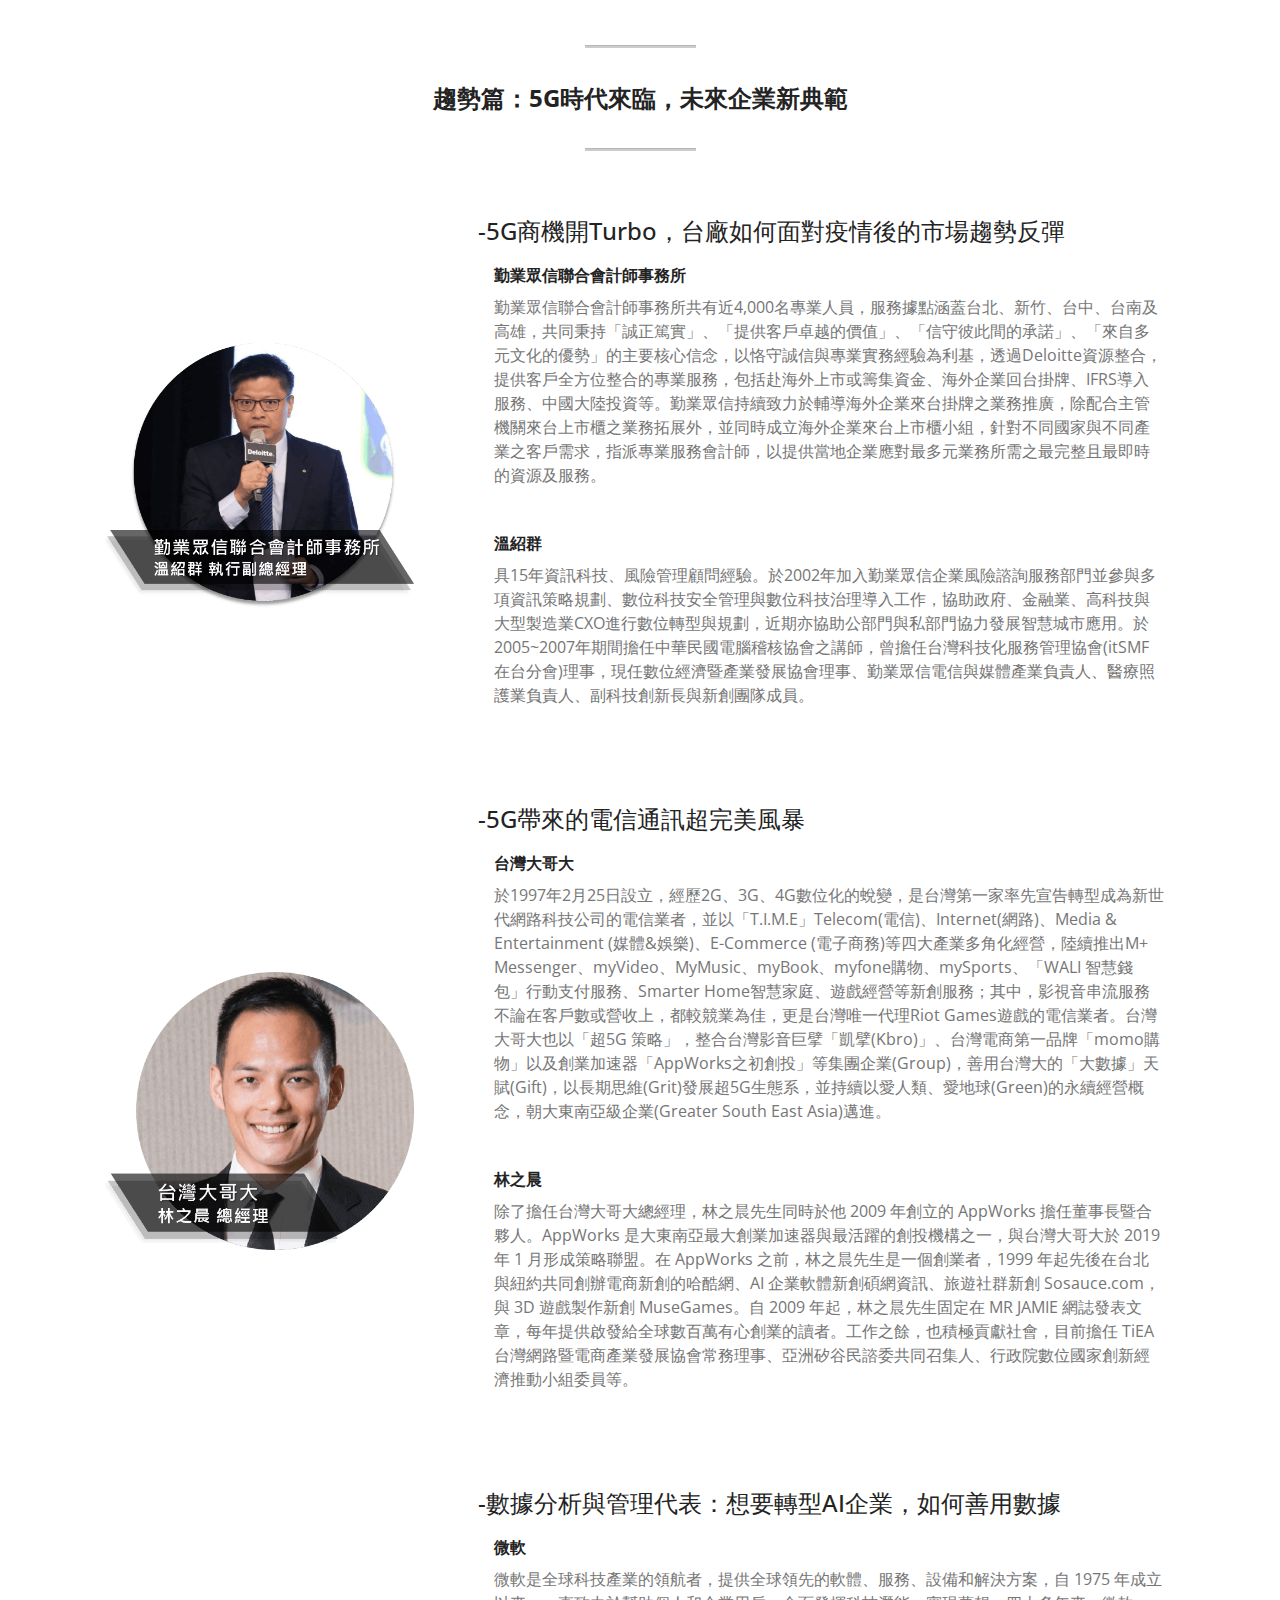
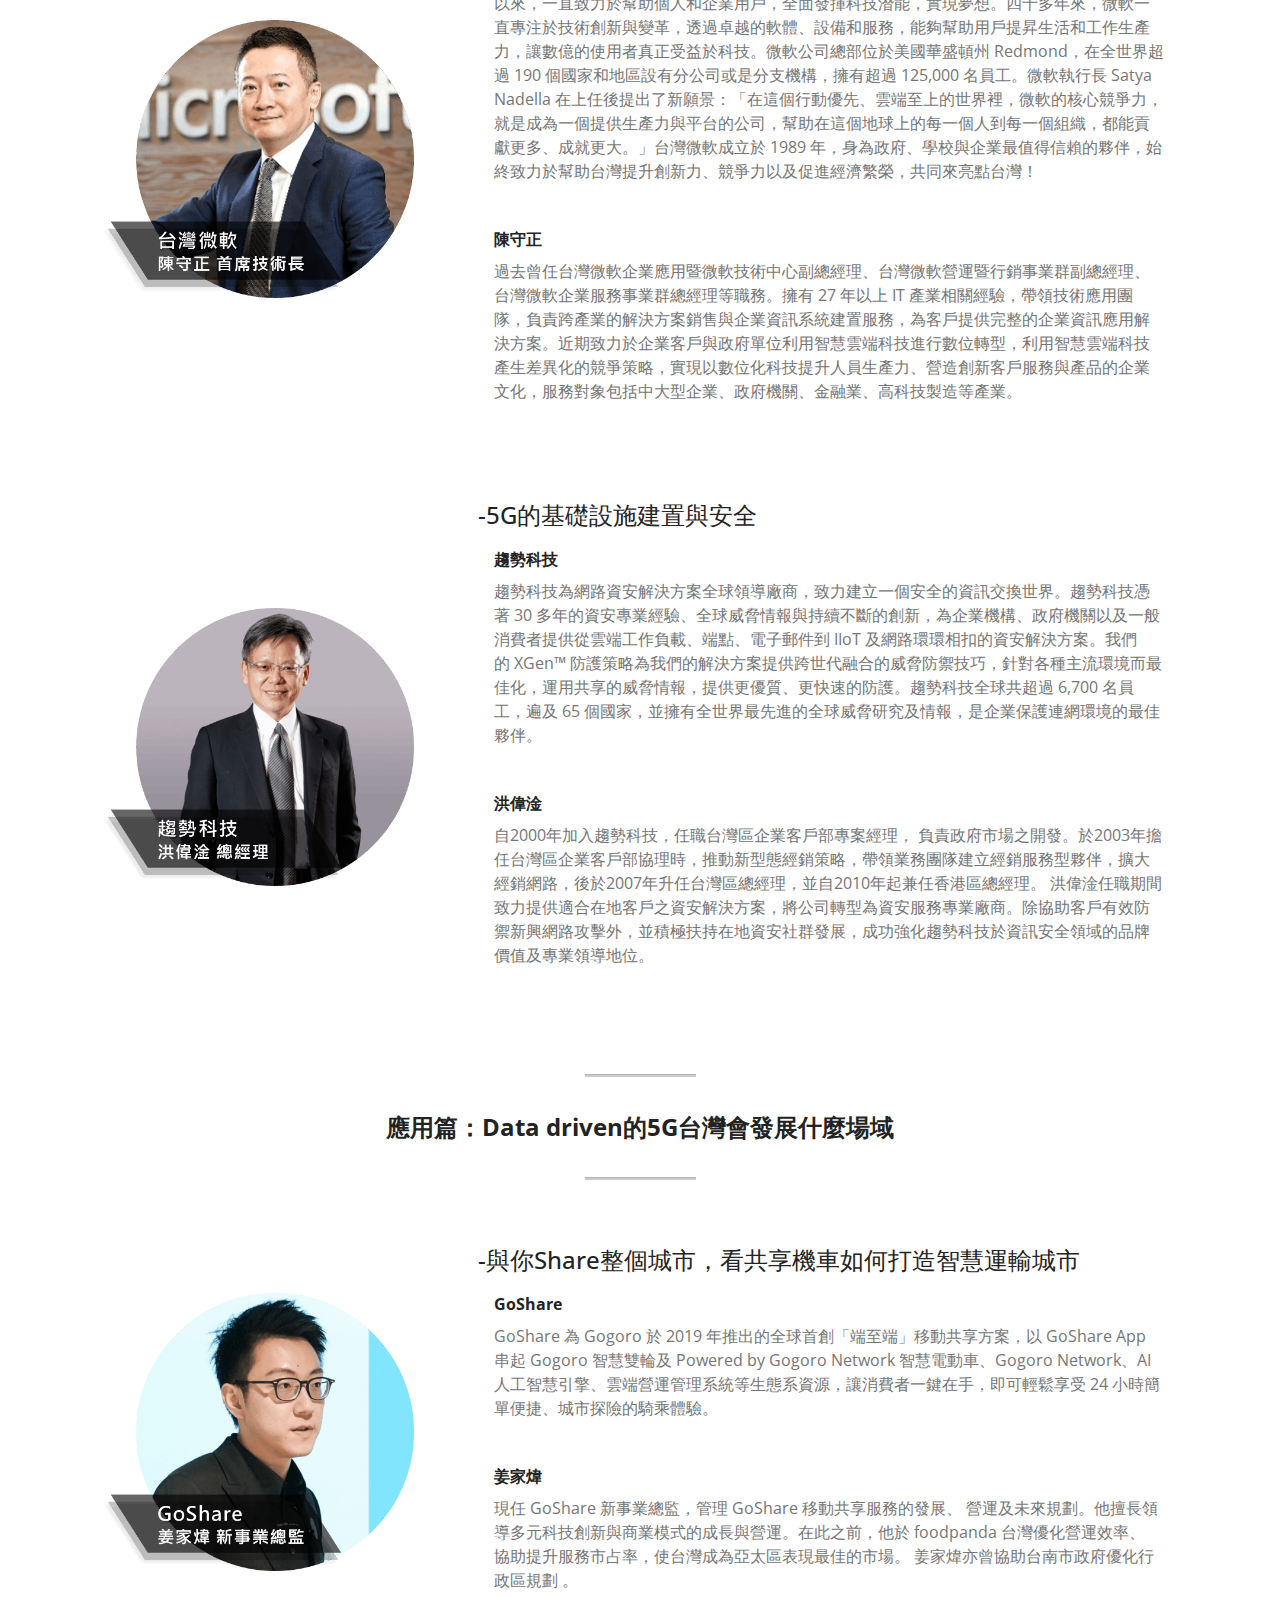
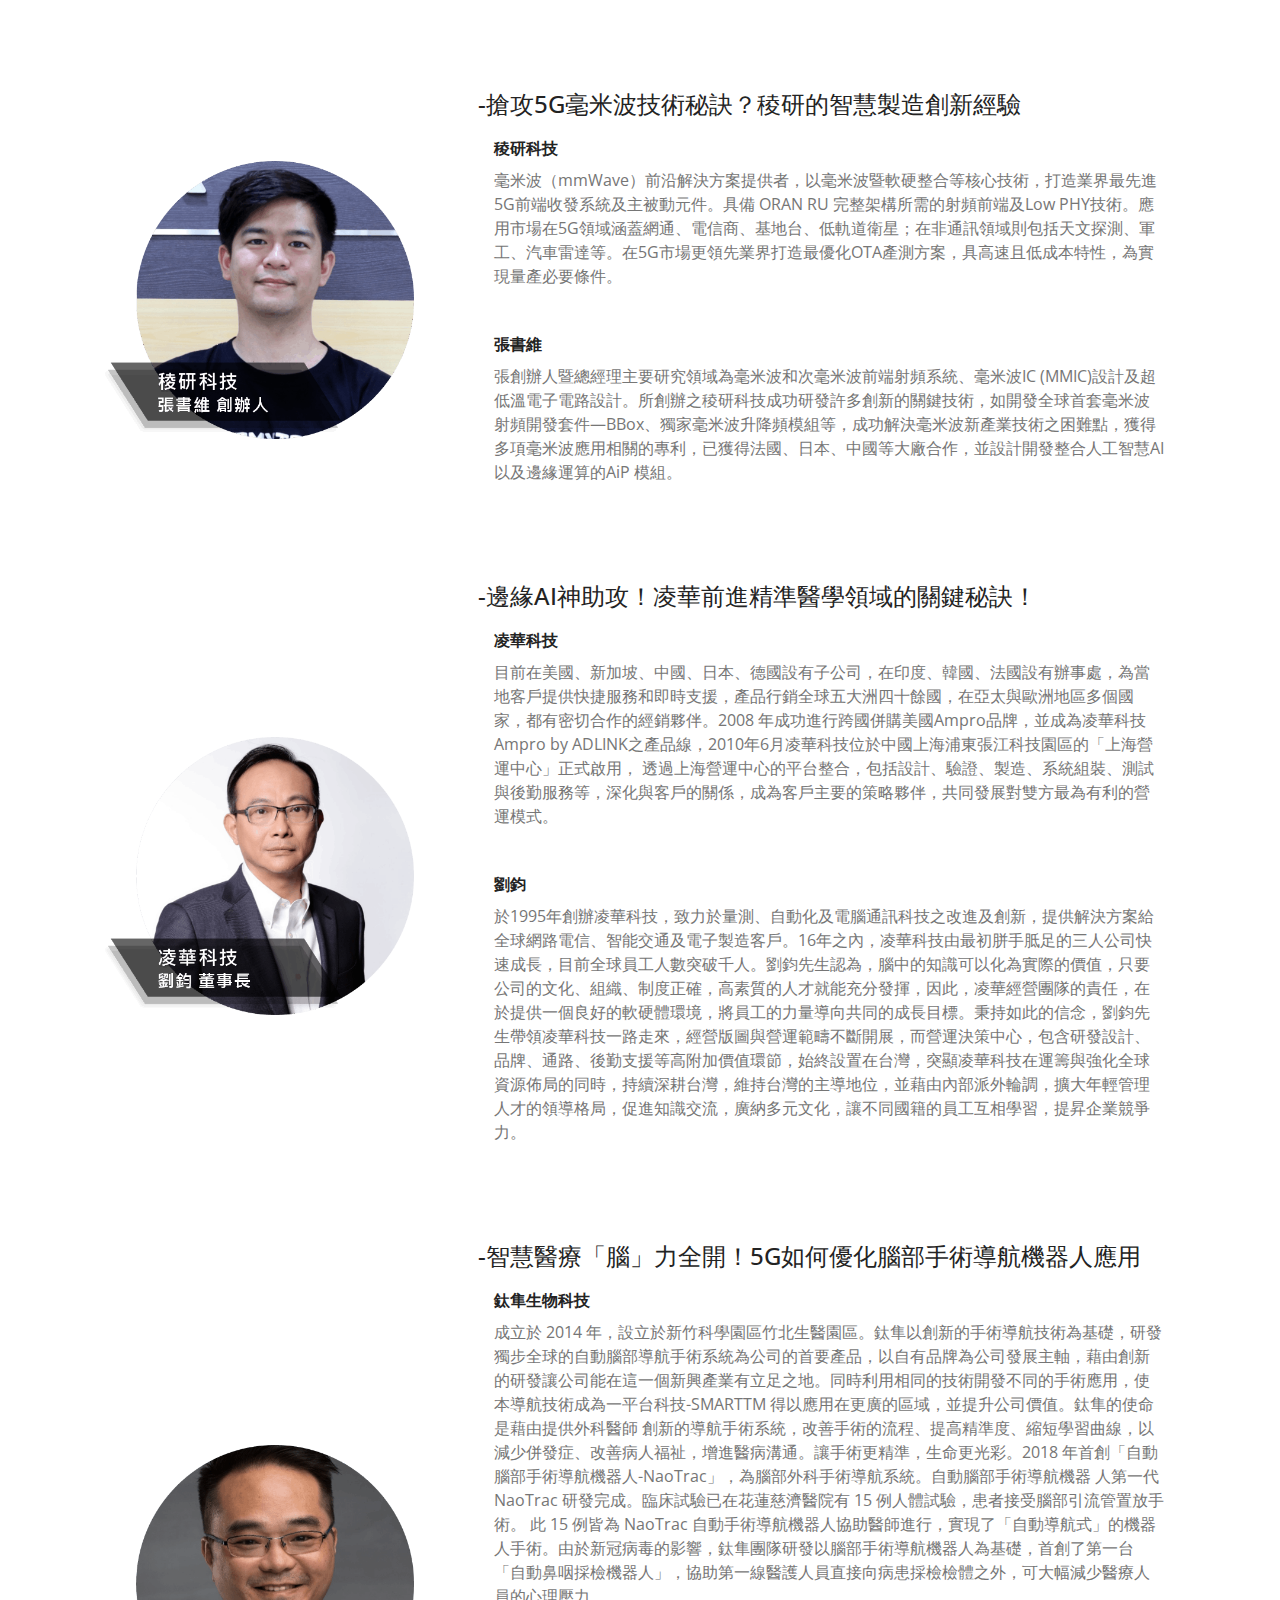
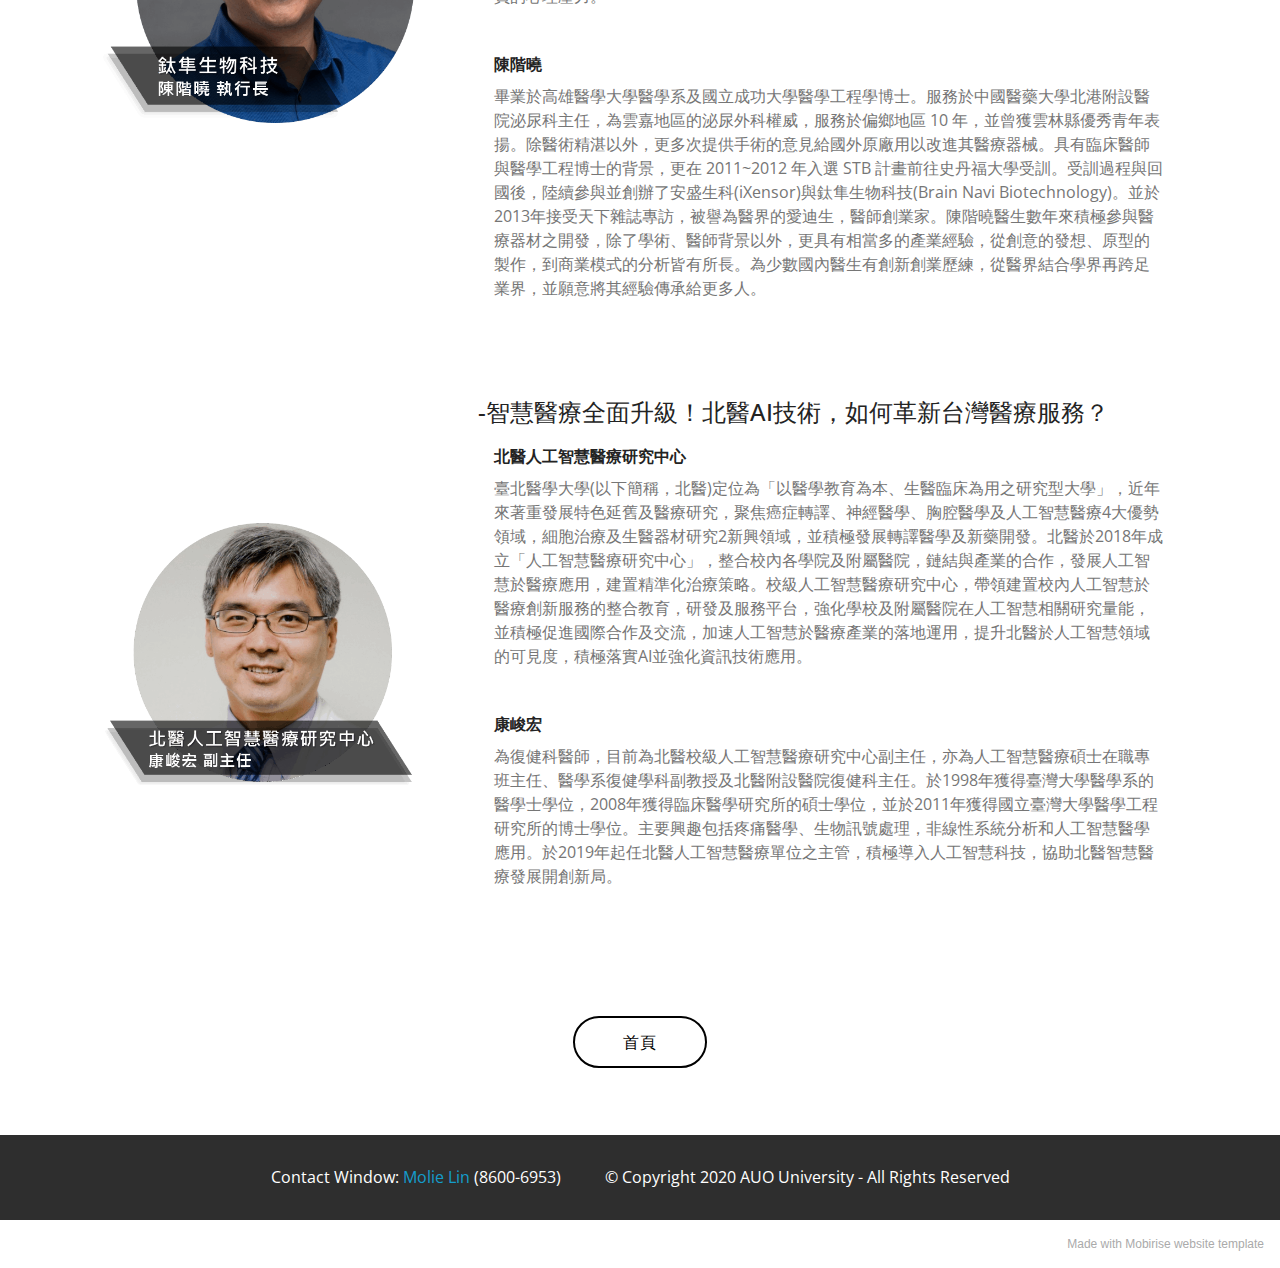
<file: page2.html>
<!DOCTYPE html>
<html  >
<head>
  <!-- Site made with Mobirise Website Builder v5.3.5, https://mobirise.com -->
  <meta charset="UTF-8">
  <meta http-equiv="X-UA-Compatible" content="IE=edge">
  <meta name="generator" content="Mobirise v5.3.5, mobirise.com">
  <meta name="viewport" content="width=device-width, initial-scale=1, minimum-scale=1">
  <link rel="shortcut icon" href="assets/images/logo5.png" type="image/x-icon">
  <meta name="description" content="Web Maker Description">
  
  
  <title>出席講者</title>
  <link rel="stylesheet" href="assets/web/assets/mobirise-icons/mobirise-icons.css">
  <link rel="stylesheet" href="assets/bootstrap/css/bootstrap.min.css">
  <link rel="stylesheet" href="assets/bootstrap/css/bootstrap-grid.min.css">
  <link rel="stylesheet" href="assets/bootstrap/css/bootstrap-reboot.min.css">
  <link rel="stylesheet" href="assets/tether/tether.min.css">
  <link rel="stylesheet" href="assets/theme/css/style.css">
  <link rel="preload" href="https://fonts.googleapis.com/css?family=Open+Sans:300,300i,400,400i,600,600i,700,700i,800,800i&display=swap" as="style" onload="this.onload=null;this.rel='stylesheet'">
  <noscript><link rel="stylesheet" href="https://fonts.googleapis.com/css?family=Open+Sans:300,300i,400,400i,600,600i,700,700i,800,800i&display=swap"></noscript>
  <link rel="preload" as="style" href="assets/mobirise/css/mbr-additional.css"><link rel="stylesheet" href="assets/mobirise/css/mbr-additional.css" type="text/css">
  
  
  
  
</head>
<body>
  
  <section class="mbr-section article content9 cid-s5ZOPiT1JM" id="content9-4i">
    
     

    <div class="container">
        <div class="inner-container" style="width: 100%;">
            <hr class="line" style="width: 10%;">
            <div class="section-text align-center mbr-fonts-style display-5"><strong>
                    趨勢篇：5G時代來臨，未來企業新典範
                </strong></div>
            <hr class="line" style="width: 10%;">
        </div>
        </div>
</section>

<section class="features11 cid-s5ZOPjdxw5" id="features11-4j">

    

    

    <div class="container">   
        <div class="col-md-12">
            <div class="media-container-row">
                <div class="mbr-figure m-auto" style="width: 35%;">
                    <img src="assets/images/01-569x487.png" alt="Mobirise" title="">
                </div>
                <div class=" align-left aside-content">
                    <h2 class="mbr-title pt-2 mbr-fonts-style display-5">-5G商機開Turbo，台廠如何面對疫情後的市場趨勢反彈<br></h2>
                    <div class="mbr-section-text">
                        
                    </div>

                    <div class="block-content">
                        <div class="card p-3 pr-3">
                            <div class="media">
                                     
                                <div class="media-body">
                                    <h4 class="card-title mbr-fonts-style display-7"><strong>
                                        勤業眾信聯合會計師事務所</strong></h4>
                                </div>
                            </div>                

                            <div class="card-box">
                                <p class="block-text mbr-fonts-style display-7">
                                   勤業眾信聯合會計師事務所共有近4,000名專業人員，服務據點涵蓋台北、新竹、台中、台南及高雄，共同秉持「誠正篤實」、「提供客戶卓越的價值」、「信守彼此間的承諾」、「來自多元文化的優勢」的主要核心信念，以恪守誠信與專業實務經驗為利基，透過Deloitte資源整合，提供客戶全方位整合的專業服務，包括赴海外上市或籌集資金、海外企業回台掛牌、IFRS導入服務、中國大陸投資等。勤業眾信持續致力於輔導海外企業來台掛牌之業務推廣，除配合主管機關來台上市櫃之業務拓展外，並同時成立海外企業來台上市櫃小組，針對不同國家與不同產業之客戶需求，指派專業服務會計師，以提供當地企業應對最多元業務所需之最完整且最即時的資源及服務。 
                                </p>
                            </div>
                        </div>

                        <div class="card p-3 pr-3">
                            <div class="media">
                                     
                                <div class="media-body">
                                    <h4 class="card-title mbr-fonts-style display-7"><strong>
                                        溫紹群</strong></h4>
                                </div>
                            </div>                

                            <div class="card-box">
                                <p class="block-text mbr-fonts-style display-7">具15年資訊科技、風險管理顧問經驗。於2002年加入勤業眾信企業風險諮詢服務部門並參與多項資訊策略規劃、數位科技安全管理與數位科技治理導入工作，協助政府、金融業、高科技與大型製造業CXO進行數位轉型與規劃，近期亦協助公部門與私部門協力發展智慧城市應用。於2005~2007年期間擔任中華民國電腦稽核協會之講師，曾擔任台灣科技化服務管理協會(itSMF在台分會)理事，現任數位經濟暨產業發展協會理事、勤業眾信電信與媒體產業負責人、醫療照護業負責人、副科技創新長與新創團隊成員。
                                </p>
                            </div>
                        </div>
                    </div>
                </div>
            </div>
        </div> 
    </div>          
</section>

<section class="features11 cid-s5ZOPjPRbY" id="features11-4k">

    

    

    <div class="container">   
        <div class="col-md-12">
            <div class="media-container-row">
                <div class="mbr-figure m-auto" style="width: 35%;">
                    <img src="assets/images/02-530x469.png" alt="Mobirise" title="">
                </div>
                <div class=" align-left aside-content">
                    <h2 class="mbr-title pt-2 mbr-fonts-style display-5">-5G帶來的電信通訊超完美風暴<br></h2>
                    <div class="mbr-section-text">
                        
                    </div>

                    <div class="block-content">
                        <div class="card p-3 pr-3">
                            <div class="media">
                                     
                                <div class="media-body">
                                    <h4 class="card-title mbr-fonts-style display-7"><strong>台灣大哥大</strong></h4>
                                </div>
                            </div>                

                            <div class="card-box">
                                <p class="block-text mbr-fonts-style display-7">於1997年2月25日設立，經歷2G、3G、4G數位化的蛻變，是台灣第一家率先宣告轉型成為新世代網路科技公司的電信業者，並以「T.I.M.E」Telecom(電信)、Internet(網路)、Media &amp; Entertainment (媒體&amp;娛樂)、E-Commerce (電子商務)等四大產業多角化經營，陸續推出M+ Messenger、myVideo、MyMusic、myBook、myfone購物、mySports、「WALI&nbsp;智慧錢包」行動支付服務、Smarter Home智慧家庭、遊戲經營等新創服務；其中，影視音串流服務不論在客戶數或營收上，都較競業為佳，更是台灣唯一代理Riot Games遊戲的電信業者。台灣大哥大也以「超5G&nbsp;策略」，整合台灣影音巨擘「凱擘(Kbro)」、台灣電商第一品牌「momo購物」以及創業加速器「AppWorks之初創投」等集團企業(Group)，善用台灣大的「大數據」天賦(Gift)，以長期思維(Grit)發展超5G生態系，並持續以愛人類、愛地球(Green)的永續經營概念，朝大東南亞級企業(Greater South East Asia)邁進。 
                                </p>
                            </div>
                        </div>

                        <div class="card p-3 pr-3">
                            <div class="media">
                                     
                                <div class="media-body">
                                    <h4 class="card-title mbr-fonts-style display-7"><strong>林之晨</strong></h4>
                                </div>
                            </div>                

                            <div class="card-box">
                                <p class="block-text mbr-fonts-style display-7">除了擔任台灣大哥大總經理，林之晨先生同時於他 2009 年創立的 AppWorks 擔任董事長暨合夥人。AppWorks 是大東南亞最大創業加速器與最活躍的創投機構之一，與台灣大哥大於 2019 年 1 月形成策略聯盟。在 AppWorks 之前，林之晨先生是一個創業者，1999 年起先後在台北與紐約共同創辦電商新創的哈酷網、AI 企業軟體新創碩網資訊、旅遊社群新創 Sosauce.com，與 3D 遊戲製作新創 MuseGames。自 2009 年起，林之晨先生固定在 MR JAMIE 網誌發表文章，每年提供啟發給全球數百萬有心創業的讀者。工作之餘，也積極貢獻社會，目前擔任 TiEA 台灣網路暨電商產業發展協會常務理事、亞洲矽谷民諮委共同召集人、行政院數位國家創新經濟推動小組委員等。
                                </p>
                            </div>
                        </div>
                    </div>
                </div>
            </div>
        </div> 
    </div>          
</section>

<section class="features11 cid-s5ZOPkvNE5" id="features11-4l">

    

    

    <div class="container">   
        <div class="col-md-12">
            <div class="media-container-row">
                <div class="mbr-figure m-auto" style="width: 35%;">
                    <img src="assets/images/03-530x469.png" alt="Mobirise" title="">
                </div>
                <div class=" align-left aside-content">
                    <h2 class="mbr-title pt-2 mbr-fonts-style display-5">-數據分析與管理代表：想要轉型AI企業，如何善用數據<br></h2>
                    <div class="mbr-section-text">
                        
                    </div>

                    <div class="block-content">
                        <div class="card p-3 pr-3">
                            <div class="media">
                                     
                                <div class="media-body">
                                    <h4 class="card-title mbr-fonts-style display-7"><strong>微軟</strong></h4>
                                </div>
                            </div>                

                            <div class="card-box">
                                <p class="block-text mbr-fonts-style display-7">微軟是全球科技產業的領航者，提供全球領先的軟體、服務、設備和解決方案，自&nbsp;1975&nbsp;年成立以來，一直致力於幫助個人和企業用戶，全面發揮科技潛能，實現夢想。四十多年來，微軟一直專注於技術創新與變革，透過卓越的軟體、設備和服務，能夠幫助用戶提昇生活和工作生產力，讓數億的使用者真正受益於科技。微軟公司總部位於美國華盛頓州&nbsp;Redmond，在全世界超過&nbsp;190&nbsp;個國家和地區設有分公司或是分支機構，擁有超過&nbsp;125,000&nbsp;名員工。微軟執行長&nbsp;Satya Nadella&nbsp;在上任後提出了新願景：「在這個行動優先、雲端至上的世界裡，微軟的核心競爭力，就是成為一個提供生產力與平台的公司，幫助在這個地球上的每一個人到每一個組織，都能貢獻更多、成就更大。」台灣微軟成立於&nbsp;1989&nbsp;年，身為政府、學校與企業最值得信賴的夥伴，始終致力於幫助台灣提升創新力、競爭力以及促進經濟繁榮，共同來亮點台灣！</p>
                            </div>
                        </div>

                        <div class="card p-3 pr-3">
                            <div class="media">
                                     
                                <div class="media-body">
                                    <h4 class="card-title mbr-fonts-style display-7"><strong>陳守正</strong></h4>
                                </div>
                            </div>                

                            <div class="card-box">
                                <p class="block-text mbr-fonts-style display-7">過去曾任台灣微軟企業應用暨微軟技術中心副總經理、台灣微軟營運暨行銷事業群副總經理、台灣微軟企業服務事業群總經理等職務。擁有&nbsp;27&nbsp;年以上&nbsp;IT&nbsp;產業相關經驗，帶領技術應用團隊，負責跨產業的解決方案銷售與企業資訊系統建置服務，為客戶提供完整的企業資訊應用解決方案。近期致力於企業客戶與政府單位利用智慧雲端科技進行數位轉型，利用智慧雲端科技產生差異化的競爭策略，實現以數位化科技提升人員生產力、營造創新客戶服務與產品的企業文化，服務對象包括中大型企業、政府機關、金融業、高科技製造等產業。</p>
                            </div>
                        </div>
                    </div>
                </div>
            </div>
        </div> 
    </div>          
</section>

<section class="features11 cid-s5ZOPl1KWn" id="features11-4m">

    

    

    <div class="container">   
        <div class="col-md-12">
            <div class="media-container-row">
                <div class="mbr-figure m-auto" style="width: 35%;">
                    <img src="assets/images/04-530x469.png" alt="Mobirise" title="">
                </div>
                <div class=" align-left aside-content">
                    <h2 class="mbr-title pt-2 mbr-fonts-style display-5">-5G的基礎設施建置與安全<br></h2>
                    <div class="mbr-section-text">
                        
                    </div>

                    <div class="block-content">
                        <div class="card p-3 pr-3">
                            <div class="media">
                                     
                                <div class="media-body">
                                    <h4 class="card-title mbr-fonts-style display-7"><strong>趨勢科技</strong></h4>
                                </div>
                            </div>                

                            <div class="card-box">
                                <p class="block-text mbr-fonts-style display-7">
                                   趨勢科技為網路資安解決方案全球領導廠商，致力建立一個安全的資訊交換世界。趨勢科技憑著&nbsp;30&nbsp;多年的資安專業經驗、全球威脅情報與持續不斷的創新，為企業機構、政府機關以及一般消費者提供從雲端工作負載、端點、電子郵件到&nbsp;IIoT&nbsp;及網路環環相扣的資安解決方案。我們的&nbsp;XGen™&nbsp;防護策略為我們的解決方案提供跨世代融合的威脅防禦技巧，針對各種主流環境而最佳化，運用共享的威脅情報，提供更優質、更快速的防護。趨勢科技全球共超過&nbsp;6,700&nbsp;名員工，遍及&nbsp;65&nbsp;個國家，並擁有全世界最先進的全球威脅研究及情報，是企業保護連網環境的最佳夥伴。 
                                </p>
                            </div>
                        </div>

                        <div class="card p-3 pr-3">
                            <div class="media">
                                     
                                <div class="media-body">
                                    <h4 class="card-title mbr-fonts-style display-7"><strong>洪偉淦</strong></h4>
                                </div>
                            </div>                

                            <div class="card-box">
                                <p class="block-text mbr-fonts-style display-7">自2000年加入趨勢科技，任職台灣區企業客戶部專案經理，&nbsp;負責政府市場之開發。於2003年擔任台灣區企業客戶部協理時，推動新型態經銷策略，帶領業務團隊建立經銷服務型夥伴，擴大經銷網路，後於2007年升任台灣區總經理，並自2010年起兼任香港區總經理。&nbsp;洪偉淦任職期間致力提供適合在地客戶之資安解決方案，將公司轉型為資安服務專業廠商。除協助客戶有效防禦新興網路攻擊外，並積極扶持在地資安社群發展，成功強化趨勢科技於資訊安全領域的品牌價值及專業領導地位。
                                </p>
                            </div>
                        </div>
                    </div>
                </div>
            </div>
        </div> 
    </div>          
</section>

<section class="mbr-section article content9 cid-s5ZOPlzeW1" id="content9-4n">
    
     

    <div class="container">
        <div class="inner-container" style="width: 100%;">
            <hr class="line" style="width: 10%;">
            <div class="section-text align-center mbr-fonts-style display-5"><strong>應用篇：Data driven的5G台灣會發展什麼場域</strong></div>
            <hr class="line" style="width: 10%;">
        </div>
        </div>
</section>

<section class="features11 cid-s5ZOPlPKSW" id="features11-4o">

    

    

    <div class="container">   
        <div class="col-md-12">
            <div class="media-container-row">
                <div class="mbr-figure m-auto" style="width: 35%;">
                    <img src="assets/images/05-go-share-530x469.png" alt="Mobirise" title="">
                </div>
                <div class=" align-left aside-content">
                    <h2 class="mbr-title pt-2 mbr-fonts-style display-5">-與你Share整個城市，看共享機車如何打造智慧運輸城市<br></h2>
                    <div class="mbr-section-text">
                        
                    </div>

                    <div class="block-content">
                        <div class="card p-3 pr-3">
                            <div class="media">
                                     
                                <div class="media-body">
                                    <h4 class="card-title mbr-fonts-style display-7"><strong>GoShare</strong></h4>
                                </div>
                            </div>                

                            <div class="card-box">
                                <p class="block-text mbr-fonts-style display-7">
                                   GoShare 為 Gogoro 於 2019 年推出的全球首創「端至端」移動共享方案，以 GoShare App 串起 Gogoro 智慧雙輪及 Powered by Gogoro Network 智慧電動車、Gogoro Network、AI 人工智慧引擎、雲端營運管理系統等生態系資源，讓消費者一鍵在手，即可輕鬆享受 24 小時簡單便捷、城市探險的騎乘體驗。 
                                </p>
                            </div>
                        </div>

                        <div class="card p-3 pr-3">
                            <div class="media">
                                     
                                <div class="media-body">
                                    <h4 class="card-title mbr-fonts-style display-7"><strong>姜家煒</strong></h4>
                                </div>
                            </div>                

                            <div class="card-box">
                                <p class="block-text mbr-fonts-style display-7">現任 GoShare 新事業總監，管理 GoShare 移動共享服務的發展、 營運及未來規劃。他擅長領導多元科技創新與商業模式的成長與營運。在此之前，他於 foodpanda 台灣優化營運效率、 協助提升服務市占率，使台灣成為亞太區表現最佳的市場。 姜家煒亦曾協助台南市政府優化行政區規劃 。
                                </p>
                            </div>
                        </div>
                    </div>
                </div>
            </div>
        </div> 
    </div>          
</section>

<section class="features11 cid-s5ZOPmxbNE" id="features11-4p">

    

    

    <div class="container">   
        <div class="col-md-12">
            <div class="media-container-row">
                <div class="mbr-figure m-auto" style="width: 35%;">
                    <img src="assets/images/06-530x469.png" alt="Mobirise" title="">
                </div>
                <div class=" align-left aside-content">
                    <h2 class="mbr-title pt-2 mbr-fonts-style display-5">-搶攻5G毫米波技術秘訣？稜研的智慧製造創新經驗<br></h2>
                    <div class="mbr-section-text">
                        
                    </div>

                    <div class="block-content">
                        <div class="card p-3 pr-3">
                            <div class="media">
                                     
                                <div class="media-body">
                                    <h4 class="card-title mbr-fonts-style display-7"><strong>稜研科技</strong></h4>
                                </div>
                            </div>                

                            <div class="card-box">
                                <p class="block-text mbr-fonts-style display-7">
                                   毫米波（mmWave）前沿解決方案提供者，以毫米波暨軟硬整合等核心技術，打造業界最先進5G前端收發系統及主被動元件。具備 ORAN RU 完整架構所需的射頻前端及Low PHY技術。應用市場在5G領域涵蓋網通、電信商、基地台、低軌道衛星；在非通訊領域則包括天文探測、軍工、汽車雷達等。在5G市場更領先業界打造最優化OTA產測方案，具高速且低成本特性，為實現量產必要條件。 
                                </p>
                            </div>
                        </div>

                        <div class="card p-3 pr-3">
                            <div class="media">
                                     
                                <div class="media-body">
                                    <h4 class="card-title mbr-fonts-style display-7"><strong>張書維</strong><strong><br></strong></h4>
                                </div>
                            </div>                

                            <div class="card-box">
                                <p class="block-text mbr-fonts-style display-7">張創辦人暨總經理主要研究領域為毫米波和次毫米波前端射頻系統、毫米波IC (MMIC)設計及超低溫電子電路設計。所創辦之稜研科技成功研發許多創新的關鍵技術，如開發全球首套毫米波射頻開發套件—BBox、獨家毫米波升降頻模組等，成功解決毫米波新產業技術之困難點，獲得多項毫米波應用相關的專利，已獲得法國、日本、中國等大廠合作，並設計開發整合人工智慧AI 以及邊緣運算的AiP 模組。
                                </p>
                            </div>
                        </div>
                    </div>
                </div>
            </div>
        </div> 
    </div>          
</section>

<section class="features11 cid-s5ZOPn2Zus" id="features11-4q">

    

    

    <div class="container">   
        <div class="col-md-12">
            <div class="media-container-row">
                <div class="mbr-figure m-auto" style="width: 35%;">
                    <img src="assets/images/07-530x469.png" alt="Mobirise" title="">
                </div>
                <div class=" align-left aside-content">
                    <h2 class="mbr-title pt-2 mbr-fonts-style display-5">-邊緣AI神助攻！凌華前進精準醫學領域的關鍵秘訣！<br></h2>
                    <div class="mbr-section-text">
                        
                    </div>

                    <div class="block-content">
                        <div class="card p-3 pr-3">
                            <div class="media">
                                     
                                <div class="media-body">
                                    <h4 class="card-title mbr-fonts-style display-7"><strong>凌華科技</strong></h4>
                                </div>
                            </div>                

                            <div class="card-box">
                                <p class="block-text mbr-fonts-style display-7">
                                   目前在美國、新加坡、中國、日本、德國設有子公司，在印度、韓國、法國設有辦事處，為當地客戶提供快捷服務和即時支援，產品行銷全球五大洲四十餘國，在亞太與歐洲地區多個國家，都有密切合作的經銷夥伴。2008 年成功進行跨國併購美國Ampro品牌，並成為凌華科技Ampro by ADLINK之產品線，2010年6月凌華科技位於中國上海浦東張江科技園區的「上海營運中心」正式啟用， 透過上海營運中心的平台整合，包括設計、驗證、製造、系統組裝、測試與後勤服務等，深化與客戶的關係，成為客戶主要的策略夥伴，共同發展對雙方最為有利的營運模式。 
                                </p>
                            </div>
                        </div>

                        <div class="card p-3 pr-3">
                            <div class="media">
                                     
                                <div class="media-body">
                                    <h4 class="card-title mbr-fonts-style display-7"><strong>劉鈞</strong></h4>
                                </div>
                            </div>                

                            <div class="card-box">
                                <p class="block-text mbr-fonts-style display-7">於1995年創辦凌華科技，致力於量測、自動化及電腦通訊科技之改進及創新，提供解決方案給全球網路電信、智能交通及電子製造客戶。16年之內，凌華科技由最初胼手胝足的三人公司快速成長，目前全球員工人數突破千人。劉鈞先生認為，腦中的知識可以化為實際的價值，只要公司的文化、組織、制度正確，高素質的人才就能充分發揮，因此，凌華經營團隊的責任，在於提供一個良好的軟硬體環境，將員工的力量導向共同的成長目標。秉持如此的信念，劉鈞先生帶領凌華科技一路走來，經營版圖與營運範疇不斷開展，而營運決策中心，包含研發設計、品牌、通路、後勤支援等高附加價值環節，始終設置在台灣，突顯凌華科技在運籌與強化全球資源佈局的同時，持續深耕台灣，維持台灣的主導地位，並藉由內部派外輪調，擴大年輕管理人才的領導格局，促進知識交流，廣納多元文化，讓不同國籍的員工互相學習，提昇企業競爭力。</p>
                            </div>
                        </div>
                    </div>
                </div>
            </div>
        </div> 
    </div>          
</section>

<section class="features11 cid-s5ZOPnyOhS" id="features11-4r">

    

    

    <div class="container">   
        <div class="col-md-12">
            <div class="media-container-row">
                <div class="mbr-figure m-auto" style="width: 35%;">
                    <img src="assets/images/08-530x469.png" alt="Mobirise" title="">
                </div>
                <div class=" align-left aside-content">
                    <h2 class="mbr-title pt-2 mbr-fonts-style display-5">-智慧醫療「腦」力全開！5G如何優化腦部手術導航機器人應用</h2>
                    <div class="mbr-section-text">
                        
                    </div>

                    <div class="block-content">
                        <div class="card p-3 pr-3">
                            <div class="media">
                                     
                                <div class="media-body">
                                    <h4 class="card-title mbr-fonts-style display-7"><strong>鈦隼生物科技</strong></h4>
                                </div>
                            </div>                

                            <div class="card-box">
                                <p class="block-text mbr-fonts-style display-7">
                                   成立於 2014 年，設立於新竹科學園區竹北生醫園區。鈦隼以創新的手術導航技術為基礎，研發獨步全球的自動腦部導航手術系統為公司的首要產品，以自有品牌為公司發展主軸，藉由創新的研發讓公司能在這一個新興產業有立足之地。同時利用相同的技術開發不同的手術應用，使本導航技術成為一平台科技-SMARTTM 得以應用在更廣的區域，並提升公司價值。鈦隼的使命是藉由提供外科醫師 創新的導航手術系統，改善手術的流程、提高精準度、縮短學習曲線，以減少併發症、改善病人福祉，增進醫病溝通。讓手術更精準，生命更光彩。2018 年首創「自動腦部手術導航機器人-NaoTrac」，為腦部外科手術導航系統。自動腦部手術導航機器 人第一代 NaoTrac 研發完成。臨床試驗已在花蓮慈濟醫院有 15 例人體試驗，患者接受腦部引流管置放手術。 此 15 例皆為 NaoTrac 自動手術導航機器人協助醫師進行，實現了「自動導航式」的機器人手術。由於新冠病毒的影響，鈦隼團隊研發以腦部手術導航機器人為基礎，首創了第一台「自動鼻咽採檢機器人」，協助第一線醫護人員直接向病患採檢檢體之外，可大幅減少醫療人員的心理壓力。</p>
                            </div>
                        </div>

                        <div class="card p-3 pr-3">
                            <div class="media">
                                     
                                <div class="media-body">
                                    <h4 class="card-title mbr-fonts-style display-7"><strong>陳階曉</strong></h4>
                                </div>
                            </div>                

                            <div class="card-box">
                                <p class="block-text mbr-fonts-style display-7">畢業於高雄醫學大學醫學系及國立成功大學醫學工程學博士。服務於中國醫藥大學北港附設醫院泌尿科主任，為雲嘉地區的泌尿外科權威，服務於偏鄉地區 10 年，並曾獲雲林縣優秀青年表揚。除醫術精湛以外，更多次提供手術的意見給國外原廠用以改進其醫療器械。具有臨床醫師與醫學工程博士的背景，更在 2011~2012 年入選 STB 計畫前往史丹福大學受訓。受訓過程與回國後，陸續參與並創辦了安盛生科(iXensor)與鈦隼生物科技(Brain Navi Biotechnology)。並於 2013年接受天下雜誌專訪，被譽為醫界的愛迪生，醫師創業家。陳階曉醫生數年來積極參與醫療器材之開發，除了學術、醫師背景以外，更具有相當多的產業經驗，從創意的發想、原型的製作，到商業模式的分析皆有所長。為少數國內醫生有創新創業歷練，從醫界結合學界再跨足業界，並願意將其經驗傳承給更多人。</p>
                            </div>
                        </div>
                    </div>
                </div>
            </div>
        </div> 
    </div>          
</section>

<section class="features11 cid-s5ZOPogUa1" id="features11-4s">

    

    

    <div class="container">   
        <div class="col-md-12">
            <div class="media-container-row">
                <div class="mbr-figure m-auto" style="width: 35%;">
                    <img src="assets/images/09-570x482.png" alt="Mobirise" title="">
                </div>
                <div class=" align-left aside-content">
                    <h2 class="mbr-title pt-2 mbr-fonts-style display-5">-智慧醫療全面升級！北醫AI技術，如何革新台灣醫療服務？<br></h2>
                    <div class="mbr-section-text">
                        
                    </div>

                    <div class="block-content">
                        <div class="card p-3 pr-3">
                            <div class="media">
                                     
                                <div class="media-body">
                                    <h4 class="card-title mbr-fonts-style display-7"><strong>北醫人工智慧醫療研究中心</strong></h4>
                                </div>
                            </div>                

                            <div class="card-box">
                                <p class="block-text mbr-fonts-style display-7">臺北醫學大學(以下簡稱，北醫)定位為「以醫學教育為本、生醫臨床為用之研究型大學」，近年來著重發展特色延舊及醫療研究，聚焦癌症轉譯、神經醫學、胸腔醫學及人工智慧醫療4大優勢領域，細胞治療及生醫器材研究2新興領域，並積極發展轉譯醫學及新藥開發。北醫於2018年成立「人工智慧醫療研究中心」，整合校內各學院及附屬醫院，鏈結與產業的合作，發展人工智慧於醫療應用，建置精準化治療策略。校級人工智慧醫療研究中心，帶領建置校內人工智慧於醫療創新服務的整合教育，研發及服務平台，強化學校及附屬醫院在人工智慧相關研究量能，並積極促進國際合作及交流，加速人工智慧於醫療產業的落地運用，提升北醫於人工智慧領域的可見度，積極落實AI並強化資訊技術應用。<br></p>
                            </div>
                        </div>

                        <div class="card p-3 pr-3">
                            <div class="media">
                                     
                                <div class="media-body">
                                    <h4 class="card-title mbr-fonts-style display-7"><strong>康峻宏</strong></h4>
                                </div>
                            </div>                

                            <div class="card-box">
                                <p class="block-text mbr-fonts-style display-7">為復健科醫師，目前為北醫校級人工智慧醫療研究中心副主任，亦為人工智慧醫療碩士在職專班主任、醫學系復健學科副教授及北醫附設醫院復健科主任。於1998年獲得臺灣大學醫學系的醫學士學位，2008年獲得臨床醫學研究所的碩士學位，並於2011年獲得國立臺灣大學醫學工程研究所的博士學位。主要興趣包括疼痛醫學、生物訊號處理，非線性系統分析和人工智慧醫學應用。於2019年起任北醫人工智慧醫療單位之主管，積極導入人工智慧科技，協助北醫智慧醫療發展開創新局。
                                </p>
                            </div>
                        </div>
                    </div>
                </div>
            </div>
        </div> 
    </div>          
</section>

<section class="mbr-section content8 cid-s61MiyuYi8" id="content8-4w">

    

    <div class="container">
        <div class="media-container-row title">
            <div class="col-12 col-md-8">
                <div class="mbr-section-btn align-center"><a class="btn btn-black-outline display-4" href="index.html#top">首頁</a></div>
            </div>
        </div>
    </div>
</section>

<section once="footers" class="cid-s5ZOPr0ScU" id="footer6-4v">

    

    

    <div class="container">
        <div class="media-container-row align-center mbr-white">
            <div class="col-12">
                <p class="mbr-text mb-0 mbr-fonts-style display-7">Contact Window: <a href="mailto:molie.my.lin@auo.com">Molie Lin</a> (8600-6953) &nbsp; &nbsp; &nbsp; &nbsp; &nbsp; © Copyright 2020 AUO University - All Rights Reserved
                </p>
            </div>
        </div>
    </div>
</section><section style="background-color: #fff; font-family: -apple-system, BlinkMacSystemFont, 'Segoe UI', 'Roboto', 'Helvetica Neue', Arial, sans-serif; color:#aaa; font-size:12px; padding: 0; align-items: center; display: flex;"><a href="https://mobirise.site/m" style="flex: 1 1; height: 3rem; padding-left: 1rem;"></a><p style="flex: 0 0 auto; margin:0; padding-right:1rem;">Made with Mobirise <a href="https://mobirise.site/u" style="color:#aaa;">website</a> template</p></section><script src="assets/web/assets/jquery/jquery.min.js"></script>  <script src="assets/popper/popper.min.js"></script>  <script src="assets/bootstrap/js/bootstrap.min.js"></script>  <script src="assets/tether/tether.min.js"></script>  <script src="assets/smoothscroll/smooth-scroll.js"></script>  <script src="assets/theme/js/script.js"></script>  
  
  
 <div id="scrollToTop" class="scrollToTop mbr-arrow-up"><a style="text-align: center;"><i class="mbr-arrow-up-icon mbr-arrow-up-icon-cm cm-icon cm-icon-smallarrow-up"></i></a></div>
  </body>
</html>
</file>
<file: assets/web/assets/mobirise-icons/mobirise-icons.css>
@font-face {
  font-family: 'MobiriseIcons';
  src:  url('mobirise-icons.eot?spat4u');
  src:  url('mobirise-icons.eot?spat4u#iefix') format('embedded-opentype'),
    url('mobirise-icons.ttf?spat4u') format('truetype'),
    url('mobirise-icons.woff?spat4u') format('woff'),
    url('mobirise-icons.svg?spat4u#MobiriseIcons') format('svg');
  font-weight: normal;
  font-style: normal;
  font-display: swap;
}

[class^="mbri-"], [class*=" mbri-"] {
  /* use !important to prevent issues with browser extensions that change fonts */
  font-family: MobiriseIcons !important;
  speak: none;
  font-style: normal;
  font-weight: normal;
  font-variant: normal;
  text-transform: none;
  line-height: 1;

  /* Better Font Rendering =========== */
  -webkit-font-smoothing: antialiased;
  -moz-osx-font-smoothing: grayscale;
}

.mbri-add-submenu:before {
  content: "\e900";
}
.mbri-alert:before {
  content: "\e901";
}
.mbri-align-center:before {
  content: "\e902";
}
.mbri-align-justify:before {
  content: "\e903";
}
.mbri-align-left:before {
  content: "\e904";
}
.mbri-align-right:before {
  content: "\e905";
}
.mbri-android:before {
  content: "\e906";
}
.mbri-apple:before {
  content: "\e907";
}
.mbri-arrow-down:before {
  content: "\e908";
}
.mbri-arrow-next:before {
  content: "\e909";
}
.mbri-arrow-prev:before {
  content: "\e90a";
}
.mbri-arrow-up:before {
  content: "\e90b";
}
.mbri-bold:before {
  content: "\e90c";
}
.mbri-bookmark:before {
  content: "\e90d";
}
.mbri-bootstrap:before {
  content: "\e90e";
}
.mbri-briefcase:before {
  content: "\e90f";
}
.mbri-browse:before {
  content: "\e910";
}
.mbri-bulleted-list:before {
  content: "\e911";
}
.mbri-calendar:before {
  content: "\e912";
}
.mbri-camera:before {
  content: "\e913";
}
.mbri-cart-add:before {
  content: "\e914";
}
.mbri-cart-full:before {
  content: "\e915";
}
.mbri-cash:before {
  content: "\e916";
}
.mbri-change-style:before {
  content: "\e917";
}
.mbri-chat:before {
  content: "\e918";
}
.mbri-clock:before {
  content: "\e919";
}
.mbri-close:before {
  content: "\e91a";
}
.mbri-cloud:before {
  content: "\e91b";
}
.mbri-code:before {
  content: "\e91c";
}
.mbri-contact-form:before {
  content: "\e91d";
}
.mbri-credit-card:before {
  content: "\e91e";
}
.mbri-cursor-click:before {
  content: "\e91f";
}
.mbri-cust-feedback:before {
  content: "\e920";
}
.mbri-database:before {
  content: "\e921";
}
.mbri-delivery:before {
  content: "\e922";
}
.mbri-desktop:before {
  content: "\e923";
}
.mbri-devices:before {
  content: "\e924";
}
.mbri-down:before {
  content: "\e925";
}
.mbri-download:before {
  content: "\e989";
}
.mbri-drag-n-drop:before {
  content: "\e927";
}
.mbri-drag-n-drop2:before {
  content: "\e928";
}
.mbri-edit:before {
  content: "\e929";
}
.mbri-edit2:before {
  content: "\e92a";
}
.mbri-error:before {
  content: "\e92b";
}
.mbri-extension:before {
  content: "\e92c";
}
.mbri-features:before {
  content: "\e92d";
}
.mbri-file:before {
  content: "\e92e";
}
.mbri-flag:before {
  content: "\e92f";
}
.mbri-folder:before {
  content: "\e930";
}
.mbri-gift:before {
  content: "\e931";
}
.mbri-github:before {
  content: "\e932";
}
.mbri-globe:before {
  content: "\e933";
}
.mbri-globe-2:before {
  content: "\e934";
}
.mbri-growing-chart:before {
  content: "\e935";
}
.mbri-hearth:before {
  content: "\e936";
}
.mbri-help:before {
  content: "\e937";
}
.mbri-home:before {
  content: "\e938";
}
.mbri-hot-cup:before {
  content: "\e939";
}
.mbri-idea:before {
  content: "\e93a";
}
.mbri-image-gallery:before {
  content: "\e93b";
}
.mbri-image-slider:before {
  content: "\e93c";
}
.mbri-info:before {
  content: "\e93d";
}
.mbri-italic:before {
  content: "\e93e";
}
.mbri-key:before {
  content: "\e93f";
}
.mbri-laptop:before {
  content: "\e940";
}
.mbri-layers:before {
  content: "\e941";
}
.mbri-left-right:before {
  content: "\e942";
}
.mbri-left:before {
  content: "\e943";
}
.mbri-letter:before {
  content: "\e944";
}
.mbri-like:before {
  content: "\e945";
}
.mbri-link:before {
  content: "\e946";
}
.mbri-lock:before {
  content: "\e947";
}
.mbri-login:before {
  content: "\e948";
}
.mbri-logout:before {
  content: "\e949";
}
.mbri-magic-stick:before {
  content: "\e94a";
}
.mbri-map-pin:before {
  content: "\e94b";
}
.mbri-menu:before {
  content: "\e94c";
}
.mbri-mobile:before {
  content: "\e94d";
}
.mbri-mobile2:before {
  content: "\e94e";
}
.mbri-mobirise:before {
  content: "\e94f";
}
.mbri-more-horizontal:before {
  content: "\e950";
}
.mbri-more-vertical:before {
  content: "\e951";
}
.mbri-music:before {
  content: "\e952";
}
.mbri-new-file:before {
  content: "\e953";
}
.mbri-numbered-list:before {
  content: "\e954";
}
.mbri-opened-folder:before {
  content: "\e955";
}
.mbri-pages:before {
  content: "\e956";
}
.mbri-paper-plane:before {
  content: "\e957";
}
.mbri-paperclip:before {
  content: "\e958";
}
.mbri-photo:before {
  content: "\e959";
}
.mbri-photos:before {
  content: "\e95a";
}
.mbri-pin:before {
  content: "\e95b";
}
.mbri-play:before {
  content: "\e95c";
}
.mbri-plus:before {
  content: "\e95d";
}
.mbri-preview:before {
  content: "\e95e";
}
.mbri-print:before {
  content: "\e95f";
}
.mbri-protect:before {
  content: "\e960";
}
.mbri-question:before {
  content: "\e961";
}
.mbri-quote-left:before {
  content: "\e962";
}
.mbri-quote-right:before {
  content: "\e963";
}
.mbri-refresh:before {
  content: "\e964";
}
.mbri-responsive:before {
  content: "\e965";
}
.mbri-right:before {
  content: "\e966";
}
.mbri-rocket:before {
  content: "\e967";
}
.mbri-sad-face:before {
  content: "\e968";
}
.mbri-sale:before {
  content: "\e969";
}
.mbri-save:before {
  content: "\e96a";
}
.mbri-search:before {
  content: "\e96b";
}
.mbri-setting:before {
  content: "\e96c";
}
.mbri-setting2:before {
  content: "\e96d";
}
.mbri-setting3:before {
  content: "\e96e";
}
.mbri-share:before {
  content: "\e96f";
}
.mbri-shopping-bag:before {
  content: "\e970";
}
.mbri-shopping-basket:before {
  content: "\e971";
}
.mbri-shopping-cart:before {
  content: "\e972";
}
.mbri-sites:before {
  content: "\e973";
}
.mbri-smile-face:before {
  content: "\e974";
}
.mbri-speed:before {
  content: "\e975";
}
.mbri-star:before {
  content: "\e976";
}
.mbri-success:before {
  content: "\e977";
}
.mbri-sun:before {
  content: "\e978";
}
.mbri-sun2:before {
  content: "\e979";
}
.mbri-tablet:before {
  content: "\e97a";
}
.mbri-tablet-vertical:before {
  content: "\e97b";
}
.mbri-target:before {
  content: "\e97c";
}
.mbri-timer:before {
  content: "\e97d";
}
.mbri-to-ftp:before {
  content: "\e97e";
}
.mbri-to-local-drive:before {
  content: "\e97f";
}
.mbri-touch-swipe:before {
  content: "\e980";
}
.mbri-touch:before {
  content: "\e981";
}
.mbri-trash:before {
  content: "\e982";
}
.mbri-underline:before {
  content: "\e983";
}
.mbri-unlink:before {
  content: "\e984";
}
.mbri-unlock:before {
  content: "\e985";
}
.mbri-up-down:before {
  content: "\e986";
}
.mbri-up:before {
  content: "\e987";
}
.mbri-update:before {
  content: "\e988";
}
.mbri-upload:before {
 content: "\e926"; 
}
.mbri-user:before {
  content: "\e98a";
}
.mbri-user2:before {
  content: "\e98b";
}
.mbri-users:before {
  content: "\e98c";
}
.mbri-video:before {
  content: "\e98d";
}
.mbri-video-play:before {
  content: "\e98e";
}
.mbri-watch:before {
  content: "\e98f";
}
.mbri-website-theme:before {
  content: "\e990";
}
.mbri-wifi:before {
  content: "\e991";
}
.mbri-windows:before {
  content: "\e992";
}
.mbri-zoom-out:before {
  content: "\e993";
}
.mbri-redo:before {
  content: "\e994";
}
.mbri-undo:before {
  content: "\e995";
}
</file>
<file: assets/theme/css/style.css>
/*!
 * Mobirise v4 theme (https://mobirise.com/)
 * Copyright 2017 Mobirise
 */
section {
  background-color: #eeeeee;
}

.form-control:focus {
  box-shadow: none;
}

:focus {
  outline: none;
}

body {
  font-style: normal;
  line-height: 1.5;
}

section,
.container,
.container-fluid {
  position: relative;
  word-wrap: break-word;
}

a.mbr-iconfont:hover {
  text-decoration: none;
}

.article .lead p,
.article .lead ul,
.article .lead ol,
.article .lead pre,
.article .lead blockquote {
  margin-bottom: 0;
}

ul,
ol,
pre,
blockquote {
  margin-bottom: 2.3125rem;
}

pre {
  background: #f4f4f4;
  padding: 10px 24px;
  white-space: pre-wrap;
}

.inactive {
  -webkit-user-select: none;
  -moz-user-select: none;
  -ms-user-select: none;
  user-select: none;
  pointer-events: none;
  -webkit-user-drag: none;
  user-drag: none;
}

.mbr-section__comments .row {
  justify-content: center;
  -webkit-justify-content: center;
}

a {
  font-style: normal;
  font-weight: 400;
  cursor: pointer;
}

a, a:hover {
  text-decoration: none;
}

figure {
  margin-bottom: 0;
}

body {
  color: #232323;
}

h1,
h2,
h3,
h4,
h5,
h6,
.h1,
.h2,
.h3,
.h4,
.h5,
.h6,
.display-1,
.display-2,
.display-3,
.display-4 {
  line-height: 1;
  word-break: break-word;
  word-wrap: break-word;
}

.mbr-section-title {
  font-style: normal;
  line-height: 1.2;
}

.mbr-section-subtitle {
  line-height: 1.3;
}

.mbr-text {
  font-style: normal;
  line-height: 1.6;
}

b,
strong {
  font-weight: bold;
}

blockquote {
  padding: 10px 0 10px 20px;
  position: relative;
  border-left: 2px solid;
  border-color: #ff3366;
}

input:-webkit-autofill, input:-webkit-autofill:hover, input:-webkit-autofill:focus, input:-webkit-autofill:active {
  transition-delay: 9999s;
  transition-property: background-color, color;
}

textarea[type='hidden'] {
  display: none;
}

body {
  position: relative;
}

section {
  background-position: 50% 50%;
  background-repeat: no-repeat;
  background-size: cover;
}

section .mbr-background-video,
section .mbr-background-video-preview {
  position: absolute;
  bottom: 0;
  left: 0;
  right: 0;
  top: 0;
}

.hidden {
  visibility: hidden;
}

.mbr-z-index20 {
  z-index: 20;
}

/*! Base colors */
.mbr-white {
  color: #ffffff;
}

.mbr-black {
  color: #000000;
}

.mbr-bg-white {
  background-color: #ffffff;
}

.mbr-bg-black {
  background-color: #000000;
}

/*! Text-aligns */
.align-left {
  text-align: left;
}

.align-center {
  text-align: center;
}

.align-right {
  text-align: right;
}

@media (max-width: 767px) {
  .align-left,
  .align-center,
  .align-right,
  .mbr-section-btn,
  .mbr-section-title {
    text-align: center;
  }
}

/*! Font-weight  */
.mbr-light {
  font-weight: 300;
}

.mbr-regular {
  font-weight: 400;
}

.mbr-semibold {
  font-weight: 500;
}

.mbr-bold {
  font-weight: 700;
}

/*! Media  */
.media-size-item {
  -moz-flex: 1 1 auto;
  -o-flex: 1 1 auto;
  flex: 1 1 auto;
}

.media-content {
  flex-basis: 100%;
}

.media-container-row {
  display: flex;
  flex-direction: row;
  flex-wrap: wrap;
  justify-content: center;
  align-content: center;
  align-items: start;
}

.media-container-row .media-size-item {
  width: 400px;
}

.media-container-column {
  display: flex;
  flex-direction: column;
  flex-wrap: wrap;
  justify-content: center;
  align-content: center;
  align-items: stretch;
}

.media-container-column > * {
  width: 100%;
}

@media (min-width: 992px) {
  .media-container-row {
    flex-wrap: nowrap;
  }
}

figure {
  overflow: hidden;
}

figure[mbr-media-size] {
  transition: width 0.1s;
}

.mbr-figure img,
.mbr-figure iframe {
  display: block;
  width: 100%;
}

.card {
  background-color: transparent;
  border: none;
}

.card-box {
  width: 100%;
}

.card-img {
  text-align: center;
  flex-shrink: 0;
  -webkit-flex-shrink: 0;
}

.media {
  max-width: 100%;
  margin: 0 auto;
}

.mbr-figure {
  -ms-grid-row-align: center;
  align-self: center;
}

.media-container > div {
  max-width: 100%;
}

.mbr-figure img,
.card-img img {
  width: 100%;
}

@media (max-width: 991px) {
  .media-size-item {
    width: auto !important;
  }
  .media {
    width: auto;
  }
  .mbr-figure {
    width: 100% !important;
  }
}

/*! Buttons */
.btn {
  font-weight: 500;
  border-width: 2px;
  font-style: normal;
  letter-spacing: 1px;
  margin: .4rem .8rem;
  white-space: normal;
  transition: all .3s ease-in-out;
  display: inline-flex;
  align-items: center;
  justify-content: center;
  word-break: break-word;
  -webkit-align-items: center;
  -webkit-justify-content: center;
  display: -webkit-inline-flex;
}

.btn-sm {
  font-weight: 500;
  letter-spacing: 1px;
  transition: all .3s ease-in-out;
}

.btn-md {
  font-weight: 500;
  letter-spacing: 1px;
  margin: .4rem .8rem !important;
  transition: all .3s ease-in-out;
}

.btn-lg {
  font-weight: 500;
  letter-spacing: 1px;
  margin: .4rem .8rem !important;
  transition: all .3s ease-in-out;
}

.mbr-section-btn {
  margin-left: -0.25rem;
  margin-right: -0.25rem;
  font-size: 0;
}

nav .mbr-section-btn {
  margin-left: 0rem;
  margin-right: 0rem;
}

.btn-form {
  border-radius: 0;
}

.btn-form:hover {
  cursor: pointer;
}

/*! Btn icon margin */
.btn .mbr-iconfont,
.btn.btn-sm .mbr-iconfont {
  cursor: pointer;
  margin-right: 0.5rem;
}

.btn.btn-md .mbr-iconfont,
.btn.btn-md .mbr-iconfont {
  margin-right: 0.8rem;
}

.mbr-regular {
  font-weight: 400;
}

.mbr-semibold {
  font-weight: 500;
}

.mbr-bold {
  font-weight: 700;
}

[type='submit'] {
  -webkit-appearance: none;
}

/*! Full-screen */
.mbr-fullscreen .mbr-overlay {
  min-height: 100vh;
}

.mbr-fullscreen {
  display: flex;
  display: -moz-flex;
  display: -ms-flex;
  display: -o-flex;
  align-items: center;
  -webkit-align-items: center;
  min-height: 100vh;
  padding-top: 3rem;
  padding-bottom: 3rem;
}

/*! Map */
.map {
  height: 25rem;
  position: relative;
}

.map iframe {
  width: 100%;
  height: 100%;
}

.mbr-overlay {
  background-color: #000;
  bottom: 0;
  left: 0;
  opacity: .5;
  position: absolute;
  right: 0;
  top: 0;
  z-index: 0;
  pointer-events: none;
}

/* Form */
blockquote {
  font-style: italic;
  padding: 10px 0 10px 20px;
  font-size: 1.09rem;
  position: relative;
  border-width: 3px;
}

.form-control {
  background-color: #f5f5f5;
  box-shadow: none;
  color: #565656;
  line-height: 1.43;
  min-height: 3.5em;
  padding: 1.07em .5em;
}

.form-control, .form-control:focus {
  border: 1px solid #e8e8e8;
}

.form-active .form-control:invalid {
  border-color: red;
}

.form-control-label {
  position: relative;
  cursor: pointer;
  margin-bottom: .357em;
  padding: 0;
}

.alert {
  color: #ffffff;
  border-radius: 0;
  border: 0;
  font-size: .875rem;
  line-height: 1.5;
  margin-bottom: 1.875rem;
  padding: 1.25rem;
  position: relative;
}

.alert.alert-form::after {
  background-color: inherit;
  bottom: -7px;
  content: "";
  display: block;
  height: 14px;
  left: 50%;
  margin-left: -7px;
  position: absolute;
  transform: rotate(45deg);
  width: 14px;
  -webkit-transform: rotate(45deg);
}

.form-asterisk {
  font-family: initial;
  position: absolute;
  top: -2px;
  font-weight: normal;
}

/*! Scroll to top arrow */
#scrollToTop a i:before {
  content: '';
  position: absolute;
  height: 40%;
  top: 25%;
  background: #fff;
  width: 2px;
  left: calc(50% - 1px);
}

#scrollToTop a i:after {
  content: '';
  position: absolute;
  display: block;
  border-top: 2px solid #fff;
  border-right: 2px solid #fff;
  width: 40%;
  height: 40%;
  left: 30%;
  bottom: 30%;
  transform: rotate(135deg);
  -webkit-transform: rotate(135deg);
}

.mbr-arrow-up {
  bottom: 25px;
  right: 90px;
  position: fixed;
  text-align: right;
  z-index: 5000;
  color: #ffffff;
  font-size: 32px;
  transform: rotate(180deg);
  -webkit-transform: rotate(180deg);
}

.mbr-arrow-up a {
  background: rgba(0, 0, 0, 0.2);
  border-radius: 3px;
  color: #fff;
  display: inline-block;
  height: 60px;
  width: 60px;
  outline-style: none !important;
  position: relative;
  text-decoration: none;
  transition: all 0.3s ease-in-out;
  cursor: pointer;
  text-align: center;
}

.mbr-arrow-up a:hover {
  background-color: rgba(0, 0, 0, 0.4);
}

.mbr-arrow-up a i {
  line-height: 60px;
}

.mbr-arrow-up-icon {
  display: block;
  color: #fff;
}

.mbr-arrow-up-icon::before {
  content: '\203a';
  display: inline-block;
  font-family: serif;
  font-size: 32px;
  line-height: 1;
  font-style: normal;
  position: relative;
  top: 6px;
  left: -4px;
  -webkit-transform: rotate(-90deg);
  transform: rotate(-90deg);
}

/*! Arrow Down */
.mbr-arrow {
  position: absolute;
  bottom: 45px;
  left: 50%;
  width: 60px;
  height: 60px;
  cursor: pointer;
  background-color: rgba(80, 80, 80, 0.5);
  border-radius: 50%;
  -webkit-transform: translateX(-50%);
  transform: translateX(-50%);
}

.mbr-arrow > a {
  display: inline-block;
  text-decoration: none;
  outline-style: none;
  -webkit-animation: arrowdown 1.7s ease-in-out infinite;
  animation: arrowdown 1.7s ease-in-out infinite;
}

.mbr-arrow > a > i {
  position: absolute;
  top: -2px;
  left: 15px;
  font-size: 2rem;
}

@keyframes arrowdown {
  0% {
    transform: translateY(0px);
    -webkit-transform: translateY(0px);
  }
  50% {
    transform: translateY(-5px);
    -webkit-transform: translateY(-5px);
  }
  100% {
    transform: translateY(0px);
    -webkit-transform: translateY(0px);
  }
}

@-webkit-keyframes arrowdown {
  0% {
    transform: translateY(0px);
    -webkit-transform: translateY(0px);
  }
  50% {
    transform: translateY(-5px);
    -webkit-transform: translateY(-5px);
  }
  100% {
    transform: translateY(0px);
    -webkit-transform: translateY(0px);
  }
}

@media (max-width: 500px) {
  .mbr-arrow-up {
    left: 50%;
    right: auto;
    transform: translateX(-50%) rotate(180deg);
    -webkit-transform: translateX(-50%) rotate(180deg);
  }
}

/*Gradients animation*/
@keyframes gradient-animation {
  from {
    background-position: 0% 100%;
    -webkit-animation-timing-function: ease-in-out;
            animation-timing-function: ease-in-out;
  }
  to {
    background-position: 100% 0%;
    -webkit-animation-timing-function: ease-in-out;
            animation-timing-function: ease-in-out;
  }
}

@-webkit-keyframes gradient-animation {
  from {
    background-position: 0% 100%;
    -webkit-animation-timing-function: ease-in-out;
            animation-timing-function: ease-in-out;
  }
  to {
    background-position: 100% 0%;
    -webkit-animation-timing-function: ease-in-out;
            animation-timing-function: ease-in-out;
  }
}

.bg-gradient {
  background-size: 200% 200%;
  animation: gradient-animation 5s infinite alternate;
  -webkit-animation: gradient-animation 5s infinite alternate;
}

.menu .navbar-brand {
  display: -webkit-flex;
}

.menu .navbar-brand span {
  display: flex;
  display: -webkit-flex;
}

.menu .navbar-brand .navbar-caption-wrap {
  display: -webkit-flex;
}

.menu .navbar-brand .navbar-logo img {
  display: -webkit-flex;
}

@media (min-width: 768px) and (max-width: 1023px) {
  .menu .navbar-toggleable-sm .navbar-nav {
    display: -ms-flexbox;
  }
}

@media (max-width: 1023px) {
  .menu .navbar-collapse {
    max-height: 93.5vh;
  }
  .menu .navbar-collapse.show {
    overflow: auto;
  }
}

@media (min-width: 1024px) {
  .menu .navbar-nav.nav-dropdown {
    display: -webkit-flex;
  }
  .menu .navbar-toggleable-sm .navbar-collapse {
    display: -webkit-flex !important;
  }
  .menu .collapsed .navbar-collapse {
    max-height: 93.5vh;
  }
  .menu .collapsed .navbar-collapse.show {
    overflow: auto;
  }
}

@media (max-width: 767px) {
  .menu .navbar-collapse {
    max-height: 80vh;
  }
}

/* Others*/
.note-check a[data-value=Rubik] {
  font-style: normal;
}

.mbr-arrow a {
  color: #ffffff;
}

@media (max-width: 767px) {
  .mbr-arrow {
    display: none;
  }
}

.navbar {
  display: -webkit-flex;
  -webkit-flex-wrap: wrap;
  -webkit-align-items: center;
  -webkit-justify-content: space-between;
}

.navbar-collapse {
  -webkit-flex-basis: 100%;
  -webkit-flex-grow: 1;
  -webkit-align-items: center;
}

.nav-dropdown .link {
  padding: 0.667em 1.667em !important;
  margin: 0 !important;
}

.nav {
  display: -webkit-flex;
  -webkit-flex-wrap: wrap;
}

.row {
  display: -webkit-flex;
  -webkit-flex-wrap: wrap;
}

.justify-content-center {
  -webkit-justify-content: center;
}

.form-inline {
  display: -webkit-flex;
  -webkit-align-items: center;
}

.card-wrapper {
  -webkit-flex: 1;
}

.carousel-control {
  z-index: 10;
  display: -webkit-flex;
  -webkit-align-items: center;
  -webkit-justify-content: center;
}

.carousel-controls {
  display: -webkit-flex;
}

.media {
  display: -webkit-flex;
}

.form-group:focus {
  outline: none;
}

.jq-selectbox__select {
  padding: 1.07em 0.5em;
  position: absolute;
  top: 0;
  left: 0;
  width: 100%;
}

.jq-selectbox__dropdown {
  position: absolute;
  top: 100%;
  left: 0 !important;
  width: 100% !important;
}

.jq-selectbox__trigger-arrow {
  -webkit-transform: translateY(-50%);
          transform: translateY(-50%);
}

.jq-selectbox li {
  padding: 1.07em 0.5em;
}

input[type='range'] {
  padding-left: 0 !important;
  padding-right: 0 !important;
}

.modal-dialog,
.modal-content {
  height: 100%;
}

.modal-dialog .carousel-inner {
  height: calc(100vh - 1.75rem);
}

@media (max-width: 575px) {
  .modal-dialog .carousel-inner {
    height: calc(100vh - 1rem);
  }
}

.carousel-item {
  text-align: center;
}

.carousel-item img {
  margin: auto;
}

.navbar-toggler {
  align-self: flex-start;
  padding: 0.25rem 0.75rem;
  font-size: 1.25rem;
  line-height: 1;
  background: transparent;
  border: 1px solid transparent;
  border-radius: 0.25rem;
}

.navbar-toggler:focus,
.navbar-toggler:hover {
  text-decoration: none;
}

.navbar-toggler-icon {
  display: inline-block;
  width: 1.5em;
  height: 1.5em;
  vertical-align: middle;
  content: '';
  background: no-repeat center center;
  background-size: 100% 100%;
}

.navbar-toggler-left {
  position: absolute;
  left: 1rem;
}

.navbar-toggler-right {
  position: absolute;
  right: 1rem;
}

@media (max-width: 575px) {
  .navbar-toggleable .navbar-nav .dropdown-menu {
    position: static;
    float: none;
  }
  .navbar-toggleable > .container {
    padding-right: 0;
    padding-left: 0;
  }
}

@media (min-width: 576px) {
  .navbar-toggleable {
    flex-direction: row;
    flex-wrap: nowrap;
    align-items: center;
  }
  .navbar-toggleable .navbar-nav {
    flex-direction: row;
  }
  .navbar-toggleable .navbar-nav .nav-link {
    padding-right: 0.5rem;
    padding-left: 0.5rem;
  }
  .navbar-toggleable > .container {
    display: flex;
    flex-wrap: nowrap;
    align-items: center;
  }
  .navbar-toggleable .navbar-collapse {
    display: flex !important;
    width: 100%;
  }
  .navbar-toggleable .navbar-toggler {
    display: none;
  }
}

@media (max-width: 767px) {
  .navbar-toggleable-sm .navbar-nav .dropdown-menu {
    position: static;
    float: none;
  }
  .navbar-toggleable-sm > .container {
    padding-right: 0;
    padding-left: 0;
  }
}

@media (min-width: 768px) {
  .navbar-toggleable-sm {
    flex-direction: row;
    flex-wrap: nowrap;
    align-items: center;
  }
  .navbar-toggleable-sm .navbar-nav {
    flex-direction: row;
  }
  .navbar-toggleable-sm .navbar-nav .nav-link {
    padding-right: 0.5rem;
    padding-left: 0.5rem;
  }
  .navbar-toggleable-sm > .container {
    display: flex;
    flex-wrap: nowrap;
    align-items: center;
  }
  .navbar-toggleable-sm .navbar-collapse {
    display: none;
    width: 100%;
  }
  .navbar-toggleable-sm .navbar-toggler {
    display: none;
  }
}

@media (max-width: 1023px) {
  .navbar-toggleable-md .navbar-nav .dropdown-menu {
    position: static;
    float: none;
  }
  .navbar-toggleable-md > .container {
    padding-right: 0;
    padding-left: 0;
  }
}

@media (min-width: 1024px) {
  .navbar-toggleable-md {
    flex-direction: row;
    flex-wrap: nowrap;
    align-items: center;
  }
  .navbar-toggleable-md .navbar-nav {
    flex-direction: row;
  }
  .navbar-toggleable-md .navbar-nav .nav-link {
    padding-right: 0.5rem;
    padding-left: 0.5rem;
  }
  .navbar-toggleable-md > .container {
    display: flex;
    flex-wrap: nowrap;
    align-items: center;
  }
  .navbar-toggleable-md .navbar-collapse {
    display: flex !important;
    width: 100%;
  }
  .navbar-toggleable-md .navbar-toggler {
    display: none;
  }
}

@media (max-width: 1199px) {
  .navbar-toggleable-lg .navbar-nav .dropdown-menu {
    position: static;
    float: none;
  }
  .navbar-toggleable-lg > .container {
    padding-right: 0;
    padding-left: 0;
  }
}

@media (min-width: 1200px) {
  .navbar-toggleable-lg {
    flex-direction: row;
    flex-wrap: nowrap;
    align-items: center;
  }
  .navbar-toggleable-lg .navbar-nav {
    flex-direction: row;
  }
  .navbar-toggleable-lg .navbar-nav .nav-link {
    padding-right: 0.5rem;
    padding-left: 0.5rem;
  }
  .navbar-toggleable-lg > .container {
    display: flex;
    flex-wrap: nowrap;
    align-items: center;
  }
  .navbar-toggleable-lg .navbar-collapse {
    display: flex !important;
    width: 100%;
  }
  .navbar-toggleable-lg .navbar-toggler {
    display: none;
  }
}

.navbar-toggleable-xl {
  flex-direction: row;
  flex-wrap: nowrap;
  align-items: center;
}

.navbar-toggleable-xl .navbar-nav .dropdown-menu {
  position: static;
  float: none;
}

.navbar-toggleable-xl > .container {
  padding-right: 0;
  padding-left: 0;
}

.navbar-toggleable-xl .navbar-nav {
  flex-direction: row;
}

.navbar-toggleable-xl .navbar-nav .nav-link {
  padding-right: 0.5rem;
  padding-left: 0.5rem;
}

.navbar-toggleable-xl > .container {
  display: flex;
  flex-wrap: nowrap;
  align-items: center;
}

.navbar-toggleable-xl .navbar-collapse {
  display: flex !important;
  width: 100%;
}

.navbar-toggleable-xl .navbar-toggler {
  display: none;
}

.card-img {
  width: auto;
}

.menu .navbar.collapsed:not(.beta-menu) {
  flex-direction: column;
}

.carousel-item.active,
.carousel-item-next,
.carousel-item-prev {
  display: flex;
}

.note-air-layout .dropup .dropdown-menu,
.note-air-layout .navbar-fixed-bottom .dropdown .dropdown-menu {
  bottom: initial !important;
}

html,
body {
  height: auto;
  min-height: 100vh;
}

.dropup .dropdown-toggle::after {
  display: none;
}
.engine {
	position: absolute;
	text-indent: -2400px;
	text-align: center;
	padding: 0;
	top: 0;
	left: -2400px;
}
</file>
<file: assets/mobirise/css/mbr-additional.css>
body {
  font-family: Rubik;
}
.display-1 {
  font-family: 'Open Sans', sans-serif;
  font-size: 4.25rem;
  font-display: swap;
}
.display-1 > .mbr-iconfont {
  font-size: 6.8rem;
}
.display-2 {
  font-family: 'Open Sans', sans-serif;
  font-size: 3rem;
  font-display: swap;
}
.display-2 > .mbr-iconfont {
  font-size: 4.8rem;
}
.display-4 {
  font-family: 'Open Sans', sans-serif;
  font-size: 1rem;
  font-display: swap;
}
.display-4 > .mbr-iconfont {
  font-size: 1.6rem;
}
.display-5 {
  font-family: 'Open Sans', sans-serif;
  font-size: 1.5rem;
  font-display: swap;
}
.display-5 > .mbr-iconfont {
  font-size: 2.4rem;
}
.display-7 {
  font-family: 'Open Sans', sans-serif;
  font-size: 1rem;
  font-display: swap;
}
.display-7 > .mbr-iconfont {
  font-size: 1.6rem;
}
/* ---- Fluid typography for mobile devices ---- */
/* 1.4 - font scale ratio ( bootstrap == 1.42857 ) */
/* 100vw - current viewport width */
/* (48 - 20)  48 == 48rem == 768px, 20 == 20rem == 320px(minimal supported viewport) */
/* 0.65 - min scale variable, may vary */
@media (max-width: 768px) {
  .display-1 {
    font-size: 3.4rem;
    font-size: calc( 2.1374999999999997rem + (4.25 - 2.1374999999999997) * ((100vw - 20rem) / (48 - 20)));
    line-height: calc( 1.4 * (2.1374999999999997rem + (4.25 - 2.1374999999999997) * ((100vw - 20rem) / (48 - 20))));
  }
  .display-2 {
    font-size: 2.4rem;
    font-size: calc( 1.7rem + (3 - 1.7) * ((100vw - 20rem) / (48 - 20)));
    line-height: calc( 1.4 * (1.7rem + (3 - 1.7) * ((100vw - 20rem) / (48 - 20))));
  }
  .display-4 {
    font-size: 0.8rem;
    font-size: calc( 1rem + (1 - 1) * ((100vw - 20rem) / (48 - 20)));
    line-height: calc( 1.4 * (1rem + (1 - 1) * ((100vw - 20rem) / (48 - 20))));
  }
  .display-5 {
    font-size: 1.2rem;
    font-size: calc( 1.175rem + (1.5 - 1.175) * ((100vw - 20rem) / (48 - 20)));
    line-height: calc( 1.4 * (1.175rem + (1.5 - 1.175) * ((100vw - 20rem) / (48 - 20))));
  }
}
/* Buttons */
.btn {
  padding: 1rem 3rem;
  border-radius: 3px;
}
.btn-sm {
  padding: 0.6rem 1.5rem;
  border-radius: 3px;
}
.btn-md {
  padding: 1rem 3rem;
  border-radius: 3px;
}
.btn-lg {
  padding: 1.2rem 3.2rem;
  border-radius: 3px;
}
.bg-primary {
  background-color: #149dcc !important;
}
.bg-success {
  background-color: #f7ed4a !important;
}
.bg-info {
  background-color: #82786e !important;
}
.bg-warning {
  background-color: #879a9f !important;
}
.bg-danger {
  background-color: #b1a374 !important;
}
.btn-primary,
.btn-primary:active {
  background-color: #149dcc !important;
  border-color: #149dcc !important;
  color: #ffffff !important;
}
.btn-primary:hover,
.btn-primary:focus,
.btn-primary.focus,
.btn-primary.active {
  color: #ffffff !important;
  background-color: #0d6786 !important;
  border-color: #0d6786 !important;
}
.btn-primary.disabled,
.btn-primary:disabled {
  color: #ffffff !important;
  background-color: #0d6786 !important;
  border-color: #0d6786 !important;
}
.btn-secondary,
.btn-secondary:active {
  background-color: #ff3366 !important;
  border-color: #ff3366 !important;
  color: #ffffff !important;
}
.btn-secondary:hover,
.btn-secondary:focus,
.btn-secondary.focus,
.btn-secondary.active {
  color: #ffffff !important;
  background-color: #e50039 !important;
  border-color: #e50039 !important;
}
.btn-secondary.disabled,
.btn-secondary:disabled {
  color: #ffffff !important;
  background-color: #e50039 !important;
  border-color: #e50039 !important;
}
.btn-info,
.btn-info:active {
  background-color: #82786e !important;
  border-color: #82786e !important;
  color: #ffffff !important;
}
.btn-info:hover,
.btn-info:focus,
.btn-info.focus,
.btn-info.active {
  color: #ffffff !important;
  background-color: #59524b !important;
  border-color: #59524b !important;
}
.btn-info.disabled,
.btn-info:disabled {
  color: #ffffff !important;
  background-color: #59524b !important;
  border-color: #59524b !important;
}
.btn-success,
.btn-success:active {
  background-color: #f7ed4a !important;
  border-color: #f7ed4a !important;
  color: #3f3c03 !important;
}
.btn-success:hover,
.btn-success:focus,
.btn-success.focus,
.btn-success.active {
  color: #3f3c03 !important;
  background-color: #eadd0a !important;
  border-color: #eadd0a !important;
}
.btn-success.disabled,
.btn-success:disabled {
  color: #3f3c03 !important;
  background-color: #eadd0a !important;
  border-color: #eadd0a !important;
}
.btn-warning,
.btn-warning:active {
  background-color: #879a9f !important;
  border-color: #879a9f !important;
  color: #ffffff !important;
}
.btn-warning:hover,
.btn-warning:focus,
.btn-warning.focus,
.btn-warning.active {
  color: #ffffff !important;
  background-color: #617479 !important;
  border-color: #617479 !important;
}
.btn-warning.disabled,
.btn-warning:disabled {
  color: #ffffff !important;
  background-color: #617479 !important;
  border-color: #617479 !important;
}
.btn-danger,
.btn-danger:active {
  background-color: #b1a374 !important;
  border-color: #b1a374 !important;
  color: #ffffff !important;
}
.btn-danger:hover,
.btn-danger:focus,
.btn-danger.focus,
.btn-danger.active {
  color: #ffffff !important;
  background-color: #8b7d4e !important;
  border-color: #8b7d4e !important;
}
.btn-danger.disabled,
.btn-danger:disabled {
  color: #ffffff !important;
  background-color: #8b7d4e !important;
  border-color: #8b7d4e !important;
}
.btn-white {
  color: #333333 !important;
}
.btn-white,
.btn-white:active {
  background-color: #ffffff !important;
  border-color: #ffffff !important;
  color: #808080 !important;
}
.btn-white:hover,
.btn-white:focus,
.btn-white.focus,
.btn-white.active {
  color: #808080 !important;
  background-color: #d9d9d9 !important;
  border-color: #d9d9d9 !important;
}
.btn-white.disabled,
.btn-white:disabled {
  color: #808080 !important;
  background-color: #d9d9d9 !important;
  border-color: #d9d9d9 !important;
}
.btn-black,
.btn-black:active {
  background-color: #333333 !important;
  border-color: #333333 !important;
  color: #ffffff !important;
}
.btn-black:hover,
.btn-black:focus,
.btn-black.focus,
.btn-black.active {
  color: #ffffff !important;
  background-color: #0d0d0d !important;
  border-color: #0d0d0d !important;
}
.btn-black.disabled,
.btn-black:disabled {
  color: #ffffff !important;
  background-color: #0d0d0d !important;
  border-color: #0d0d0d !important;
}
.btn-primary-outline,
.btn-primary-outline:active {
  background: none;
  border-color: #0b566f;
  color: #0b566f;
}
.btn-primary-outline:hover,
.btn-primary-outline:focus,
.btn-primary-outline.focus,
.btn-primary-outline.active {
  color: #ffffff;
  background-color: #149dcc;
  border-color: #149dcc;
}
.btn-primary-outline.disabled,
.btn-primary-outline:disabled {
  color: #ffffff !important;
  background-color: #149dcc !important;
  border-color: #149dcc !important;
}
.btn-secondary-outline,
.btn-secondary-outline:active {
  background: none;
  border-color: #cc0033;
  color: #cc0033;
}
.btn-secondary-outline:hover,
.btn-secondary-outline:focus,
.btn-secondary-outline.focus,
.btn-secondary-outline.active {
  color: #ffffff;
  background-color: #ff3366;
  border-color: #ff3366;
}
.btn-secondary-outline.disabled,
.btn-secondary-outline:disabled {
  color: #ffffff !important;
  background-color: #ff3366 !important;
  border-color: #ff3366 !important;
}
.btn-info-outline,
.btn-info-outline:active {
  background: none;
  border-color: #4b453f;
  color: #4b453f;
}
.btn-info-outline:hover,
.btn-info-outline:focus,
.btn-info-outline.focus,
.btn-info-outline.active {
  color: #ffffff;
  background-color: #82786e;
  border-color: #82786e;
}
.btn-info-outline.disabled,
.btn-info-outline:disabled {
  color: #ffffff !important;
  background-color: #82786e !important;
  border-color: #82786e !important;
}
.btn-success-outline,
.btn-success-outline:active {
  background: none;
  border-color: #d2c609;
  color: #d2c609;
}
.btn-success-outline:hover,
.btn-success-outline:focus,
.btn-success-outline.focus,
.btn-success-outline.active {
  color: #3f3c03;
  background-color: #f7ed4a;
  border-color: #f7ed4a;
}
.btn-success-outline.disabled,
.btn-success-outline:disabled {
  color: #3f3c03 !important;
  background-color: #f7ed4a !important;
  border-color: #f7ed4a !important;
}
.btn-warning-outline,
.btn-warning-outline:active {
  background: none;
  border-color: #55666b;
  color: #55666b;
}
.btn-warning-outline:hover,
.btn-warning-outline:focus,
.btn-warning-outline.focus,
.btn-warning-outline.active {
  color: #ffffff;
  background-color: #879a9f;
  border-color: #879a9f;
}
.btn-warning-outline.disabled,
.btn-warning-outline:disabled {
  color: #ffffff !important;
  background-color: #879a9f !important;
  border-color: #879a9f !important;
}
.btn-danger-outline,
.btn-danger-outline:active {
  background: none;
  border-color: #7a6e45;
  color: #7a6e45;
}
.btn-danger-outline:hover,
.btn-danger-outline:focus,
.btn-danger-outline.focus,
.btn-danger-outline.active {
  color: #ffffff;
  background-color: #b1a374;
  border-color: #b1a374;
}
.btn-danger-outline.disabled,
.btn-danger-outline:disabled {
  color: #ffffff !important;
  background-color: #b1a374 !important;
  border-color: #b1a374 !important;
}
.btn-black-outline,
.btn-black-outline:active {
  background: none;
  border-color: #000000;
  color: #000000;
}
.btn-black-outline:hover,
.btn-black-outline:focus,
.btn-black-outline.focus,
.btn-black-outline.active {
  color: #ffffff;
  background-color: #333333;
  border-color: #333333;
}
.btn-black-outline.disabled,
.btn-black-outline:disabled {
  color: #ffffff !important;
  background-color: #333333 !important;
  border-color: #333333 !important;
}
.btn-white-outline,
.btn-white-outline:active,
.btn-white-outline.active {
  background: none;
  border-color: #ffffff;
  color: #ffffff;
}
.btn-white-outline:hover,
.btn-white-outline:focus,
.btn-white-outline.focus {
  color: #333333;
  background-color: #ffffff;
  border-color: #ffffff;
}
.text-primary {
  color: #149dcc !important;
}
.text-secondary {
  color: #ff3366 !important;
}
.text-success {
  color: #f7ed4a !important;
}
.text-info {
  color: #82786e !important;
}
.text-warning {
  color: #879a9f !important;
}
.text-danger {
  color: #b1a374 !important;
}
.text-white {
  color: #ffffff !important;
}
.text-black {
  color: #000000 !important;
}
a.text-primary:hover,
a.text-primary:focus {
  color: #0b566f !important;
}
a.text-secondary:hover,
a.text-secondary:focus {
  color: #cc0033 !important;
}
a.text-success:hover,
a.text-success:focus {
  color: #d2c609 !important;
}
a.text-info:hover,
a.text-info:focus {
  color: #4b453f !important;
}
a.text-warning:hover,
a.text-warning:focus {
  color: #55666b !important;
}
a.text-danger:hover,
a.text-danger:focus {
  color: #7a6e45 !important;
}
a.text-white:hover,
a.text-white:focus {
  color: #b3b3b3 !important;
}
a.text-black:hover,
a.text-black:focus {
  color: #4d4d4d !important;
}
.alert-success {
  background-color: #70c770;
}
.alert-info {
  background-color: #82786e;
}
.alert-warning {
  background-color: #879a9f;
}
.alert-danger {
  background-color: #b1a374;
}
.mbr-section-btn a.btn:not(.btn-form) {
  border-radius: 100px;
}
.mbr-section-btn a.btn:not(.btn-form):hover,
.mbr-section-btn a.btn:not(.btn-form):focus {
  box-shadow: none !important;
}
.mbr-section-btn a.btn:not(.btn-form):hover,
.mbr-section-btn a.btn:not(.btn-form):focus {
  box-shadow: 0 10px 40px 0 rgba(0, 0, 0, 0.2) !important;
  -webkit-box-shadow: 0 10px 40px 0 rgba(0, 0, 0, 0.2) !important;
}
.mbr-gallery-filter li a {
  border-radius: 100px !important;
}
.mbr-gallery-filter li.active .btn {
  background-color: #149dcc;
  border-color: #149dcc;
  color: #ffffff;
}
.mbr-gallery-filter li.active .btn:focus {
  box-shadow: none;
}
.nav-tabs .nav-link {
  border-radius: 100px !important;
}
a,
a:hover {
  color: #149dcc;
}
.mbr-plan-header.bg-primary .mbr-plan-subtitle,
.mbr-plan-header.bg-primary .mbr-plan-price-desc {
  color: #b4e6f8;
}
.mbr-plan-header.bg-success .mbr-plan-subtitle,
.mbr-plan-header.bg-success .mbr-plan-price-desc {
  color: #ffffff;
}
.mbr-plan-header.bg-info .mbr-plan-subtitle,
.mbr-plan-header.bg-info .mbr-plan-price-desc {
  color: #beb8b2;
}
.mbr-plan-header.bg-warning .mbr-plan-subtitle,
.mbr-plan-header.bg-warning .mbr-plan-price-desc {
  color: #ced6d8;
}
.mbr-plan-header.bg-danger .mbr-plan-subtitle,
.mbr-plan-header.bg-danger .mbr-plan-price-desc {
  color: #dfd9c6;
}
/* Scroll to top button*/
#scrollToTop a {
  border-radius: 100px;
}
.form-control {
  font-family: 'Open Sans', sans-serif;
  font-size: 1rem;
  font-display: swap;
}
.form-control > .mbr-iconfont {
  font-size: 1.6rem;
}
blockquote {
  border-color: #149dcc;
}
/* Forms */
.mbr-form .btn {
  margin: .4rem 0;
}
.mbr-form .input-group-btn a.btn {
  border-radius: 100px !important;
}
.mbr-form .input-group-btn a.btn:hover {
  box-shadow: 0 10px 40px 0 rgba(0, 0, 0, 0.2);
}
.mbr-form .input-group-btn button[type="submit"] {
  border-radius: 100px !important;
  padding: 1rem 3rem;
}
.mbr-form .input-group-btn button[type="submit"]:hover {
  box-shadow: 0 10px 40px 0 rgba(0, 0, 0, 0.2);
}
@media (max-width: 767px) {
  .btn {
    font-size: .75rem !important;
  }
  .btn .mbr-iconfont {
    font-size: 1rem !important;
  }
}
/* Footer */
.mbr-footer-content li::before,
.mbr-footer .mbr-contacts li::before {
  background: #149dcc;
}
.mbr-footer-content li a:hover,
.mbr-footer .mbr-contacts li a:hover {
  color: #149dcc;
}
.footer3 input[type="email"],
.footer4 input[type="email"] {
  border-radius: 100px !important;
}
.footer3 .input-group-btn a.btn,
.footer4 .input-group-btn a.btn {
  border-radius: 100px !important;
}
.footer3 .input-group-btn button[type="submit"],
.footer4 .input-group-btn button[type="submit"] {
  border-radius: 100px !important;
}
/* Headers*/
.header13 .form-inline input[type="email"],
.header14 .form-inline input[type="email"] {
  border-radius: 100px;
}
.header13 .form-inline input[type="text"],
.header14 .form-inline input[type="text"] {
  border-radius: 100px;
}
.header13 .form-inline input[type="tel"],
.header14 .form-inline input[type="tel"] {
  border-radius: 100px;
}
.header13 .form-inline a.btn,
.header14 .form-inline a.btn {
  border-radius: 100px;
}
.header13 .form-inline button,
.header14 .form-inline button {
  border-radius: 100px !important;
}
@media screen and (-ms-high-contrast: active), (-ms-high-contrast: none) {
  .card-wrapper {
    flex: auto !important;
  }
}
.jq-selectbox li:hover,
.jq-selectbox li.selected {
  background-color: #149dcc;
  color: #ffffff;
}
.jq-selectbox .jq-selectbox__trigger-arrow,
.jq-number__spin.minus:after,
.jq-number__spin.plus:after {
  transition: 0.4s;
  border-top-color: currentColor;
  border-bottom-color: currentColor;
}
.jq-selectbox:hover .jq-selectbox__trigger-arrow,
.jq-number__spin.minus:hover:after,
.jq-number__spin.plus:hover:after {
  border-top-color: #149dcc;
  border-bottom-color: #149dcc;
}
.xdsoft_datetimepicker .xdsoft_calendar td.xdsoft_default,
.xdsoft_datetimepicker .xdsoft_calendar td.xdsoft_current,
.xdsoft_datetimepicker .xdsoft_timepicker .xdsoft_time_box > div > div.xdsoft_current {
  color: #ffffff !important;
  background-color: #149dcc !important;
  box-shadow: none !important;
}
.xdsoft_datetimepicker .xdsoft_calendar td:hover,
.xdsoft_datetimepicker .xdsoft_timepicker .xdsoft_time_box > div > div:hover {
  color: #ffffff !important;
  background: #ff3366 !important;
  box-shadow: none !important;
}
.lazy-bg {
  background-image: none !important;
}
.lazy-placeholder:not(section),
.lazy-none {
  display: block;
  position: relative;
  padding-bottom: 56.25%;
}
iframe.lazy-placeholder,
.lazy-placeholder:after {
  content: '';
  position: absolute;
  width: 100px;
  height: 100px;
  background: transparent no-repeat center;
  background-size: contain;
  top: 50%;
  left: 50%;
  transform: translateX(-50%) translateY(-50%);
  background-image: url("data:image/svg+xml;charset=UTF-8,%3csvg width='32' height='32' viewBox='0 0 64 64' xmlns='http://www.w3.org/2000/svg' stroke='%23149dcc' %3e%3cg fill='none' fill-rule='evenodd'%3e%3cg transform='translate(16 16)' stroke-width='2'%3e%3ccircle stroke-opacity='.5' cx='16' cy='16' r='16'/%3e%3cpath d='M32 16c0-9.94-8.06-16-16-16'%3e%3canimateTransform attributeName='transform' type='rotate' from='0 16 16' to='360 16 16' dur='1s' repeatCount='indefinite'/%3e%3c/path%3e%3c/g%3e%3c/g%3e%3c/svg%3e");
}
section.lazy-placeholder:after {
  opacity: 0.3;
}
.cid-s7ZGEyhL6N {
  background-image: url("../../../assets/images/img-6102-2000x1333.jpg");
}
.cid-s5ws5Qq3yW {
  padding-top: 60px;
  padding-bottom: 15px;
  background-color: #ffffff;
}
.cid-s5ws5Qq3yW .mbr-section-subtitle {
  color: #767676;
}
.cid-s5Qw0NBBtB {
  background: #ffffff;
  padding-top: 15px;
  padding-bottom: 15px;
}
.cid-s5Qw0NBBtB .image-block {
  margin: auto;
}
.cid-s5Qw0NBBtB figcaption {
  position: relative;
}
.cid-s5Qw0NBBtB figcaption div {
  position: absolute;
  bottom: 0;
  width: 100%;
}
@media (max-width: 768px) {
  .cid-s5Qw0NBBtB .image-block {
    width: 100% !important;
  }
}
.cid-s5wt1cDjhF {
  padding-top: 30px;
  padding-bottom: 45px;
  background-color: #ffffff;
}
.cid-s5wt1cDjhF .mbr-text,
.cid-s5wt1cDjhF blockquote {
  color: #767676;
}
.cid-s5wt1cDjhF .mbr-text P {
  text-align: center;
}
.cid-s5wSPtKBXS {
  padding-top: 90px;
  padding-bottom: 90px;
  background-color: #cc2952;
  background: linear-gradient(45deg, #cc2952, #0f7699);
}
.cid-s5wSPtKBXS .media-container-row {
  flex-direction: row-reverse;
  -webkit-flex-direction: row-reverse;
}
@media (min-width: 992px) {
  .cid-s5wSPtKBXS .mbr-figure {
    padding-right: 4rem;
    padding-right: 0;
    padding-left: 4rem;
  }
}
@media (max-width: 991px) {
  .cid-s5wSPtKBXS .mbr-figure {
    padding-bottom: 3rem;
  }
}
@media (max-width: 767px) {
  .cid-s5wSPtKBXS .mbr-text {
    text-align: center;
  }
}
.cid-s5QoFI0pkX {
  padding-top: 60px;
  padding-bottom: 75px;
  background-color: #ffffff;
}
.cid-s5QoFI0pkX .carousel-item {
  justify-content: center;
  -webkit-justify-content: center;
}
.cid-s5QoFI0pkX .carousel-item.active,
.cid-s5QoFI0pkX .carousel-item-next,
.cid-s5QoFI0pkX .carousel-item-prev {
  display: flex;
}
.cid-s5QoFI0pkX .carousel-controls a {
  transition: opacity .5s;
  font-size: 2rem;
}
.cid-s5QoFI0pkX .carousel-controls a span {
  position: absolute;
  top: 180px;
  padding: 10px;
  border-radius: 50%;
  color: #585858;
  background: #c8c6c6;
  opacity: .5;
}
.cid-s5QoFI0pkX .carousel-controls a:hover span {
  opacity: 1;
}
.cid-s5QoFI0pkX .user_image {
  width: 200px;
  height: 200px;
  margin-bottom: 1.6rem;
  overflow: hidden;
  border-radius: 50%;
  margin: 0 auto 2rem auto;
}
.cid-s5QoFI0pkX .user_image img {
  width: 100%;
  min-width: 100%;
  min-height: 100%;
}
@media (max-width: 230px) {
  .cid-s5QoFI0pkX .user_image {
    width: 100%;
    height: auto;
  }
}
.cid-s5QoFI0pkX H2 {
  color: #333333;
  text-align: center;
}
.cid-s61XrI9EpA {
  padding-top: 30px;
  padding-bottom: 30px;
  background-color: #efefef;
}
.cid-s61XrI9EpA .carousel-control {
  background: #000;
}
.cid-s61XrI9EpA .mbr-section-subtitle {
  color: #767676;
}
.cid-s61XrI9EpA .carousel-item {
  -webkit-justify-content: center;
  justify-content: center;
}
.cid-s61XrI9EpA .carousel-item .media-container-row {
  -webkit-flex-grow: 1;
  flex-grow: 1;
}
.cid-s61XrI9EpA .carousel-item .wrap-img {
  text-align: center;
}
.cid-s61XrI9EpA .carousel-item .wrap-img img {
  max-height: 150px;
  width: auto;
  max-width: 100%;
}
.cid-s61XrI9EpA .carousel-controls {
  display: flex;
  -webkit-justify-content: center;
  justify-content: center;
}
.cid-s61XrI9EpA .carousel-controls .carousel-control {
  background: #000;
  border-radius: 50%;
  position: static;
  width: 40px;
  height: 40px;
  margin-top: 2rem;
  border-width: 1px;
}
.cid-s61XrI9EpA .carousel-controls .carousel-control.carousel-control-prev {
  left: auto;
  margin-right: 20px;
  margin-left: 0;
}
.cid-s61XrI9EpA .carousel-controls .carousel-control.carousel-control-next {
  right: auto;
  margin-right: 0;
}
.cid-s61XrI9EpA .carousel-controls .carousel-control .mbr-iconfont {
  font-size: 1rem;
}
.cid-s61XrI9EpA .cloneditem-1,
.cid-s61XrI9EpA .cloneditem-2,
.cid-s61XrI9EpA .cloneditem-3,
.cid-s61XrI9EpA .cloneditem-4,
.cid-s61XrI9EpA .cloneditem-5 {
  display: none;
}
.cid-s61XrI9EpA .col-lg-15 {
  -webkit-box-flex: 0;
  -ms-flex: 0 0 100%;
  -webkit-flex: 0 0 100%;
  flex: 0 0 100%;
  max-width: 100%;
  position: relative;
  min-height: 1px;
  padding-right: 10px;
  padding-left: 10px;
  width: 100%;
}
@media (min-width: 992px) {
  .cid-s61XrI9EpA .col-lg-15 {
    -ms-flex: 0 0 20%;
    -webkit-flex: 0 0 20%;
    flex: 0 0 20%;
    max-width: 20%;
    width: 20%;
  }
  .cid-s61XrI9EpA .carousel-inner.slides2 > .carousel-item.active.carousel-item-right,
  .cid-s61XrI9EpA .carousel-inner.slides2 > .carousel-item.carousel-item-next {
    left: 0;
    -webkit-transform: translate3d(50%, 0, 0);
    transform: translate3d(50%, 0, 0);
  }
  .cid-s61XrI9EpA .carousel-inner.slides2 > .carousel-item.active.carousel-item-left,
  .cid-s61XrI9EpA .carousel-inner.slides2 > .carousel-item.carousel-item-prev {
    left: 0;
    -webkit-transform: translate3d(-50%, 0, 0);
    transform: translate3d(-50%, 0, 0);
  }
  .cid-s61XrI9EpA .carousel-inner.slides2 > .carousel-item.carousel-item-left,
  .cid-s61XrI9EpA .carousel-inner.slides2 > .carousel-item.carousel-item-prev.carousel-item-right,
  .cid-s61XrI9EpA .carousel-inner.slides2 > .carousel-item.active {
    left: 0;
    -webkit-transform: translate3d(0, 0, 0);
    transform: translate3d(0, 0, 0);
  }
  .cid-s61XrI9EpA .carousel-inner.slides2 .cloneditem-1,
  .cid-s61XrI9EpA .carousel-inner.slides2 .cloneditem-2,
  .cid-s61XrI9EpA .carousel-inner.slides2 .cloneditem-3 {
    display: block;
  }
  .cid-s61XrI9EpA .carousel-inner.slides3 > .carousel-item.active.carousel-item-right,
  .cid-s61XrI9EpA .carousel-inner.slides3 > .carousel-item.carousel-item-next {
    left: 0;
    -webkit-transform: translate3d(33.333333%, 0, 0);
    transform: translate3d(33.333333%, 0, 0);
  }
  .cid-s61XrI9EpA .carousel-inner.slides3 > .carousel-item.active.carousel-item-left,
  .cid-s61XrI9EpA .carousel-inner.slides3 > .carousel-item.carousel-item-prev {
    left: 0;
    -webkit-transform: translate3d(-33.333333%, 0, 0);
    transform: translate3d(-33.333333%, 0, 0);
  }
  .cid-s61XrI9EpA .carousel-inner.slides3 > .carousel-item.carousel-item-left,
  .cid-s61XrI9EpA .carousel-inner.slides3 > .carousel-item.carousel-item-prev.carousel-item-right,
  .cid-s61XrI9EpA .carousel-inner.slides3 > .carousel-item.active {
    left: 0;
    -webkit-transform: translate3d(0, 0, 0);
    transform: translate3d(0, 0, 0);
  }
  .cid-s61XrI9EpA .carousel-inner.slides3 .cloneditem-1,
  .cid-s61XrI9EpA .carousel-inner.slides3 .cloneditem-2,
  .cid-s61XrI9EpA .carousel-inner.slides3 .cloneditem-3 {
    display: block;
  }
  .cid-s61XrI9EpA .carousel-inner.slides4 > .carousel-item.active.carousel-item-right,
  .cid-s61XrI9EpA .carousel-inner.slides4 > .carousel-item.carousel-item-next {
    left: 0;
    -webkit-transform: translate3d(25%, 0, 0);
    transform: translate3d(25%, 0, 0);
  }
  .cid-s61XrI9EpA .carousel-inner.slides4 > .carousel-item.active.carousel-item-left,
  .cid-s61XrI9EpA .carousel-inner.slides4 > .carousel-item.carousel-item-prev {
    left: 0;
    -webkit-transform: translate3d(-25%, 0, 0);
    transform: translate3d(-25%, 0, 0);
  }
  .cid-s61XrI9EpA .carousel-inner.slides4 > .carousel-item.carousel-item-left,
  .cid-s61XrI9EpA .carousel-inner.slides4 > .carousel-item.carousel-item-prev.carousel-item-right,
  .cid-s61XrI9EpA .carousel-inner.slides4 > .carousel-item.active {
    left: 0;
    -webkit-transform: translate3d(0, 0, 0);
    transform: translate3d(0, 0, 0);
  }
  .cid-s61XrI9EpA .carousel-inner.slides4 .cloneditem-1,
  .cid-s61XrI9EpA .carousel-inner.slides4 .cloneditem-2,
  .cid-s61XrI9EpA .carousel-inner.slides4 .cloneditem-3 {
    display: block;
  }
  .cid-s61XrI9EpA .carousel-inner.slides5 > .carousel-item.active.carousel-item-right,
  .cid-s61XrI9EpA .carousel-inner.slides5 > .carousel-item.carousel-item-next {
    left: 0;
    -webkit-transform: translate3d(20%, 0, 0);
    transform: translate3d(20%, 0, 0);
  }
  .cid-s61XrI9EpA .carousel-inner.slides5 > .carousel-item.active.carousel-item-left,
  .cid-s61XrI9EpA .carousel-inner.slides5 > .carousel-item.carousel-item-prev {
    left: 0;
    -webkit-transform: translate3d(-20%, 0, 0);
    transform: translate3d(-20%, 0, 0);
  }
  .cid-s61XrI9EpA .carousel-inner.slides5 > .carousel-item.carousel-item-left,
  .cid-s61XrI9EpA .carousel-inner.slides5 > .carousel-item.carousel-item-prev.carousel-item-right,
  .cid-s61XrI9EpA .carousel-inner.slides5 > .carousel-item.active {
    left: 0;
    -webkit-transform: translate3d(0, 0, 0);
    transform: translate3d(0, 0, 0);
  }
  .cid-s61XrI9EpA .carousel-inner.slides5 .cloneditem-1,
  .cid-s61XrI9EpA .carousel-inner.slides5 .cloneditem-2,
  .cid-s61XrI9EpA .carousel-inner.slides5 .cloneditem-3,
  .cid-s61XrI9EpA .carousel-inner.slides5 .cloneditem-4 {
    display: block;
  }
  .cid-s61XrI9EpA .carousel-inner.slides6 > .carousel-item.active.carousel-item-right,
  .cid-s61XrI9EpA .carousel-inner.slides6 > .carousel-item.carousel-item-next {
    left: 0;
    -webkit-transform: translate3d(16.666667%, 0, 0);
    transform: translate3d(16.666667%, 0, 0);
  }
  .cid-s61XrI9EpA .carousel-inner.slides6 > .carousel-item.active.carousel-item-left,
  .cid-s61XrI9EpA .carousel-inner.slides6 > .carousel-item.carousel-item-prev {
    left: 0;
    -webkit-transform: translate3d(-16.666667%, 0, 0);
    transform: translate3d(-16.666667%, 0, 0);
  }
  .cid-s61XrI9EpA .carousel-inner.slides6 > .carousel-item.carousel-item-left,
  .cid-s61XrI9EpA .carousel-inner.slides6 > .carousel-item.carousel-item-prev.carousel-item-right,
  .cid-s61XrI9EpA .carousel-inner.slides6 > .carousel-item.active {
    left: 0;
    -webkit-transform: translate3d(0, 0, 0);
    transform: translate3d(0, 0, 0);
  }
  .cid-s61XrI9EpA .carousel-inner.slides6 .cloneditem-1,
  .cid-s61XrI9EpA .carousel-inner.slides6 .cloneditem-2,
  .cid-s61XrI9EpA .carousel-inner.slides6 .cloneditem-3,
  .cid-s61XrI9EpA .carousel-inner.slides6 .cloneditem-4,
  .cid-s61XrI9EpA .carousel-inner.slides6 .cloneditem-5 {
    display: block;
  }
}
.cid-s5wwDoiokG {
  padding-top: 30px;
  padding-bottom: 30px;
  background-image: url("../../../assets/images/dsc02869.jpg");
}
.cid-s5wwDoiokG .mbr-section-subtitle {
  color: #ffffff;
  font-weight: 300;
}
.cid-s5wwDoiokG .number-wrap {
  color: #cccccc;
  border-color: rgba(255, 255, 255, 0.15);
  position: relative;
  display: inline-block;
  text-align: center;
  padding: 5px 10px 13px 10px;
  margin: 0;
  min-width: 118px;
  border-radius: 2px;
  max-width: 100%;
}
.cid-s5wwDoiokG .number {
  font-style: normal;
  font-weight: 700;
  font-size: 55px;
  text-transform: none;
  letter-spacing: -2px;
  word-spacing: 0;
  line-height: 1.3;
  color: #ffffff;
}
.cid-s5wwDoiokG .period {
  display: block;
  padding-top: 2px;
  border-top: 1px solid rgba(0, 0, 0, 0.1);
}
.cid-s5wwDoiokG .dot {
  position: absolute;
  top: -10px;
  right: -1em;
  width: 1em;
  display: block;
  height: 83%;
  overflow: hidden;
  font-style: normal;
  font-weight: 700;
  font-size: 55px;
  line-height: 89.65px;
  text-transform: none;
  letter-spacing: 0;
  word-spacing: 0;
  color: #ffffff;
}
.cid-s5wwDoiokG .countdown-cont {
  max-width: 700px;
  margin: 0 auto;
}
@media (max-width: 768px) {
  .cid-s5wwDoiokG .dot {
    display: none;
  }
}
@media (max-width: 543px) {
  .cid-s5wwDoiokG .number-wrap {
    margin-bottom: 15px;
  }
}
@media (max-width: 550px) {
  .cid-s5wwDoiokG .col-xs-3 {
    padding-left: 0;
    padding-right: 0;
    max-width: 25%;
    flex: 0 0 25%;
  }
  .cid-s5wwDoiokG .number-wrap {
    min-width: auto;
  }
}
@media (max-width: 440px) {
  .cid-s5wwDoiokG .number,
  .cid-s5wwDoiokG .dot {
    font-size: 40px;
  }
}
@media (max-width: 380px) {
  .cid-s5wwDoiokG .period {
    font-size: 0.8rem;
  }
}
.cid-s5QyoKWoNi {
  padding-top: 30px;
  padding-bottom: 30px;
  background-color: #2e2e2e;
}
.cid-s5QyoKWoNi .media-container-row .mbr-text {
  text-align: center;
}
.cid-s5ZOPiT1JM {
  padding-top: 45px;
  padding-bottom: 30px;
  background-color: #ffffff;
}
.cid-s5ZOPiT1JM .line {
  background-color: #cccccc;
  color: #cccccc;
  align: center;
  height: 2px;
  margin: 0 auto;
}
.cid-s5ZOPiT1JM .section-text {
  padding: 2rem 0;
}
.cid-s5ZOPiT1JM .inner-container {
  margin: 0 auto;
}
@media (max-width: 768px) {
  .cid-s5ZOPiT1JM .inner-container {
    width: 100% !important;
  }
}
.cid-s5ZOPjdxw5 {
  padding-top: 30px;
  padding-bottom: 30px;
  background-color: #ffffff;
}
.cid-s5ZOPjdxw5 h2 {
  text-align: left;
}
.cid-s5ZOPjdxw5 h4 {
  text-align: left;
  font-weight: 500;
}
.cid-s5ZOPjdxw5 p {
  color: #767676;
  text-align: left;
}
.cid-s5ZOPjdxw5 .aside-content {
  flex-basis: 100%;
  -webkit-flex-basis: 100%;
}
.cid-s5ZOPjdxw5 .block-content {
  display: -webkit-flex;
  flex-direction: column;
  -webkit-flex-direction: column;
  word-break: break-word;
}
.cid-s5ZOPjdxw5 .media {
  margin: initial;
  align-items: center;
  -webkit-align-items: center;
}
.cid-s5ZOPjdxw5 .mbr-figure {
  align-self: flex-start;
  -webkit-align-self: flex-start;
  -webkit-flex-shrink: 0;
  flex-shrink: 0;
}
.cid-s5ZOPjdxw5 .card-img {
  padding-right: 2rem;
  width: auto;
}
.cid-s5ZOPjdxw5 .card-img span {
  font-size: 72px;
  color: #707070;
}
@media (min-width: 992px) {
  .cid-s5ZOPjdxw5 .mbr-figure {
    padding-right: 4rem;
  }
}
@media (max-width: 991px) {
  .cid-s5ZOPjdxw5 .mbr-figure {
    padding-right: 0;
    padding-bottom: 1rem;
    margin-bottom: 2rem;
  }
}
@media (max-width: 300px) {
  .cid-s5ZOPjdxw5 .card-img span {
    font-size: 40px !important;
  }
}
.cid-s5ZOPjdxw5 .mbr-text {
  color: #073b4c;
}
.cid-s5ZOPjPRbY {
  padding-top: 30px;
  padding-bottom: 30px;
  background-color: #ffffff;
}
.cid-s5ZOPjPRbY h2 {
  text-align: left;
}
.cid-s5ZOPjPRbY h4 {
  text-align: left;
  font-weight: 500;
}
.cid-s5ZOPjPRbY p {
  color: #767676;
  text-align: left;
}
.cid-s5ZOPjPRbY .aside-content {
  flex-basis: 100%;
  -webkit-flex-basis: 100%;
}
.cid-s5ZOPjPRbY .block-content {
  display: -webkit-flex;
  flex-direction: column;
  -webkit-flex-direction: column;
  word-break: break-word;
}
.cid-s5ZOPjPRbY .media {
  margin: initial;
  align-items: center;
  -webkit-align-items: center;
}
.cid-s5ZOPjPRbY .mbr-figure {
  align-self: flex-start;
  -webkit-align-self: flex-start;
  -webkit-flex-shrink: 0;
  flex-shrink: 0;
}
.cid-s5ZOPjPRbY .card-img {
  padding-right: 2rem;
  width: auto;
}
.cid-s5ZOPjPRbY .card-img span {
  font-size: 72px;
  color: #707070;
}
@media (min-width: 992px) {
  .cid-s5ZOPjPRbY .mbr-figure {
    padding-right: 4rem;
  }
}
@media (max-width: 991px) {
  .cid-s5ZOPjPRbY .mbr-figure {
    padding-right: 0;
    padding-bottom: 1rem;
    margin-bottom: 2rem;
  }
}
@media (max-width: 300px) {
  .cid-s5ZOPjPRbY .card-img span {
    font-size: 40px !important;
  }
}
.cid-s5ZOPjPRbY .mbr-text {
  color: #073b4c;
}
.cid-s5ZOPjPRbY P {
  text-align: left;
}
.cid-s5ZOPkvNE5 {
  padding-top: 30px;
  padding-bottom: 30px;
  background-color: #ffffff;
}
.cid-s5ZOPkvNE5 h2 {
  text-align: left;
}
.cid-s5ZOPkvNE5 h4 {
  text-align: left;
  font-weight: 500;
}
.cid-s5ZOPkvNE5 p {
  color: #767676;
  text-align: left;
}
.cid-s5ZOPkvNE5 .aside-content {
  flex-basis: 100%;
  -webkit-flex-basis: 100%;
}
.cid-s5ZOPkvNE5 .block-content {
  display: -webkit-flex;
  flex-direction: column;
  -webkit-flex-direction: column;
  word-break: break-word;
}
.cid-s5ZOPkvNE5 .media {
  margin: initial;
  align-items: center;
  -webkit-align-items: center;
}
.cid-s5ZOPkvNE5 .mbr-figure {
  align-self: flex-start;
  -webkit-align-self: flex-start;
  -webkit-flex-shrink: 0;
  flex-shrink: 0;
}
.cid-s5ZOPkvNE5 .card-img {
  padding-right: 2rem;
  width: auto;
}
.cid-s5ZOPkvNE5 .card-img span {
  font-size: 72px;
  color: #707070;
}
@media (min-width: 992px) {
  .cid-s5ZOPkvNE5 .mbr-figure {
    padding-right: 4rem;
  }
}
@media (max-width: 991px) {
  .cid-s5ZOPkvNE5 .mbr-figure {
    padding-right: 0;
    padding-bottom: 1rem;
    margin-bottom: 2rem;
  }
}
@media (max-width: 300px) {
  .cid-s5ZOPkvNE5 .card-img span {
    font-size: 40px !important;
  }
}
.cid-s5ZOPkvNE5 .mbr-text {
  color: #073b4c;
}
.cid-s5ZOPkvNE5 P {
  text-align: left;
}
.cid-s5ZOPl1KWn {
  padding-top: 30px;
  padding-bottom: 30px;
  background-color: #ffffff;
}
.cid-s5ZOPl1KWn h2 {
  text-align: left;
}
.cid-s5ZOPl1KWn h4 {
  text-align: left;
  font-weight: 500;
}
.cid-s5ZOPl1KWn p {
  color: #767676;
  text-align: left;
}
.cid-s5ZOPl1KWn .aside-content {
  flex-basis: 100%;
  -webkit-flex-basis: 100%;
}
.cid-s5ZOPl1KWn .block-content {
  display: -webkit-flex;
  flex-direction: column;
  -webkit-flex-direction: column;
  word-break: break-word;
}
.cid-s5ZOPl1KWn .media {
  margin: initial;
  align-items: center;
  -webkit-align-items: center;
}
.cid-s5ZOPl1KWn .mbr-figure {
  align-self: flex-start;
  -webkit-align-self: flex-start;
  -webkit-flex-shrink: 0;
  flex-shrink: 0;
}
.cid-s5ZOPl1KWn .card-img {
  padding-right: 2rem;
  width: auto;
}
.cid-s5ZOPl1KWn .card-img span {
  font-size: 72px;
  color: #707070;
}
@media (min-width: 992px) {
  .cid-s5ZOPl1KWn .mbr-figure {
    padding-right: 4rem;
  }
}
@media (max-width: 991px) {
  .cid-s5ZOPl1KWn .mbr-figure {
    padding-right: 0;
    padding-bottom: 1rem;
    margin-bottom: 2rem;
  }
}
@media (max-width: 300px) {
  .cid-s5ZOPl1KWn .card-img span {
    font-size: 40px !important;
  }
}
.cid-s5ZOPl1KWn .mbr-text {
  color: #073b4c;
}
.cid-s5ZOPl1KWn P {
  text-align: left;
}
.cid-s5ZOPlzeW1 {
  padding-top: 45px;
  padding-bottom: 30px;
  background-color: #ffffff;
}
.cid-s5ZOPlzeW1 .line {
  background-color: #cccccc;
  color: #cccccc;
  align: center;
  height: 2px;
  margin: 0 auto;
}
.cid-s5ZOPlzeW1 .section-text {
  padding: 2rem 0;
}
.cid-s5ZOPlzeW1 .inner-container {
  margin: 0 auto;
}
@media (max-width: 768px) {
  .cid-s5ZOPlzeW1 .inner-container {
    width: 100% !important;
  }
}
.cid-s5ZOPlPKSW {
  padding-top: 30px;
  padding-bottom: 30px;
  background-color: #ffffff;
}
.cid-s5ZOPlPKSW h2 {
  text-align: left;
}
.cid-s5ZOPlPKSW h4 {
  text-align: left;
  font-weight: 500;
}
.cid-s5ZOPlPKSW p {
  color: #767676;
  text-align: left;
}
.cid-s5ZOPlPKSW .aside-content {
  flex-basis: 100%;
  -webkit-flex-basis: 100%;
}
.cid-s5ZOPlPKSW .block-content {
  display: -webkit-flex;
  flex-direction: column;
  -webkit-flex-direction: column;
  word-break: break-word;
}
.cid-s5ZOPlPKSW .media {
  margin: initial;
  align-items: center;
  -webkit-align-items: center;
}
.cid-s5ZOPlPKSW .mbr-figure {
  align-self: flex-start;
  -webkit-align-self: flex-start;
  -webkit-flex-shrink: 0;
  flex-shrink: 0;
}
.cid-s5ZOPlPKSW .card-img {
  padding-right: 2rem;
  width: auto;
}
.cid-s5ZOPlPKSW .card-img span {
  font-size: 72px;
  color: #707070;
}
@media (min-width: 992px) {
  .cid-s5ZOPlPKSW .mbr-figure {
    padding-right: 4rem;
  }
}
@media (max-width: 991px) {
  .cid-s5ZOPlPKSW .mbr-figure {
    padding-right: 0;
    padding-bottom: 1rem;
    margin-bottom: 2rem;
  }
}
@media (max-width: 300px) {
  .cid-s5ZOPlPKSW .card-img span {
    font-size: 40px !important;
  }
}
.cid-s5ZOPlPKSW .mbr-text {
  color: #073b4c;
}
.cid-s5ZOPmxbNE {
  padding-top: 30px;
  padding-bottom: 30px;
  background-color: #ffffff;
}
.cid-s5ZOPmxbNE h2 {
  text-align: left;
}
.cid-s5ZOPmxbNE h4 {
  text-align: left;
  font-weight: 500;
}
.cid-s5ZOPmxbNE p {
  color: #767676;
  text-align: left;
}
.cid-s5ZOPmxbNE .aside-content {
  flex-basis: 100%;
  -webkit-flex-basis: 100%;
}
.cid-s5ZOPmxbNE .block-content {
  display: -webkit-flex;
  flex-direction: column;
  -webkit-flex-direction: column;
  word-break: break-word;
}
.cid-s5ZOPmxbNE .media {
  margin: initial;
  align-items: center;
  -webkit-align-items: center;
}
.cid-s5ZOPmxbNE .mbr-figure {
  align-self: flex-start;
  -webkit-align-self: flex-start;
  -webkit-flex-shrink: 0;
  flex-shrink: 0;
}
.cid-s5ZOPmxbNE .card-img {
  padding-right: 2rem;
  width: auto;
}
.cid-s5ZOPmxbNE .card-img span {
  font-size: 72px;
  color: #707070;
}
@media (min-width: 992px) {
  .cid-s5ZOPmxbNE .mbr-figure {
    padding-right: 4rem;
  }
}
@media (max-width: 991px) {
  .cid-s5ZOPmxbNE .mbr-figure {
    padding-right: 0;
    padding-bottom: 1rem;
    margin-bottom: 2rem;
  }
}
@media (max-width: 300px) {
  .cid-s5ZOPmxbNE .card-img span {
    font-size: 40px !important;
  }
}
.cid-s5ZOPmxbNE .mbr-text {
  color: #073b4c;
}
.cid-s5ZOPn2Zus {
  padding-top: 30px;
  padding-bottom: 30px;
  background-color: #ffffff;
}
.cid-s5ZOPn2Zus h2 {
  text-align: left;
}
.cid-s5ZOPn2Zus h4 {
  text-align: left;
  font-weight: 500;
}
.cid-s5ZOPn2Zus p {
  color: #767676;
  text-align: left;
}
.cid-s5ZOPn2Zus .aside-content {
  flex-basis: 100%;
  -webkit-flex-basis: 100%;
}
.cid-s5ZOPn2Zus .block-content {
  display: -webkit-flex;
  flex-direction: column;
  -webkit-flex-direction: column;
  word-break: break-word;
}
.cid-s5ZOPn2Zus .media {
  margin: initial;
  align-items: center;
  -webkit-align-items: center;
}
.cid-s5ZOPn2Zus .mbr-figure {
  align-self: flex-start;
  -webkit-align-self: flex-start;
  -webkit-flex-shrink: 0;
  flex-shrink: 0;
}
.cid-s5ZOPn2Zus .card-img {
  padding-right: 2rem;
  width: auto;
}
.cid-s5ZOPn2Zus .card-img span {
  font-size: 72px;
  color: #707070;
}
@media (min-width: 992px) {
  .cid-s5ZOPn2Zus .mbr-figure {
    padding-right: 4rem;
  }
}
@media (max-width: 991px) {
  .cid-s5ZOPn2Zus .mbr-figure {
    padding-right: 0;
    padding-bottom: 1rem;
    margin-bottom: 2rem;
  }
}
@media (max-width: 300px) {
  .cid-s5ZOPn2Zus .card-img span {
    font-size: 40px !important;
  }
}
.cid-s5ZOPn2Zus .mbr-text {
  color: #073b4c;
}
.cid-s5ZOPnyOhS {
  padding-top: 30px;
  padding-bottom: 30px;
  background-color: #ffffff;
}
.cid-s5ZOPnyOhS h2 {
  text-align: left;
}
.cid-s5ZOPnyOhS h4 {
  text-align: left;
  font-weight: 500;
}
.cid-s5ZOPnyOhS p {
  color: #767676;
  text-align: left;
}
.cid-s5ZOPnyOhS .aside-content {
  flex-basis: 100%;
  -webkit-flex-basis: 100%;
}
.cid-s5ZOPnyOhS .block-content {
  display: -webkit-flex;
  flex-direction: column;
  -webkit-flex-direction: column;
  word-break: break-word;
}
.cid-s5ZOPnyOhS .media {
  margin: initial;
  align-items: center;
  -webkit-align-items: center;
}
.cid-s5ZOPnyOhS .mbr-figure {
  align-self: flex-start;
  -webkit-align-self: flex-start;
  -webkit-flex-shrink: 0;
  flex-shrink: 0;
}
.cid-s5ZOPnyOhS .card-img {
  padding-right: 2rem;
  width: auto;
}
.cid-s5ZOPnyOhS .card-img span {
  font-size: 72px;
  color: #707070;
}
@media (min-width: 992px) {
  .cid-s5ZOPnyOhS .mbr-figure {
    padding-right: 4rem;
  }
}
@media (max-width: 991px) {
  .cid-s5ZOPnyOhS .mbr-figure {
    padding-right: 0;
    padding-bottom: 1rem;
    margin-bottom: 2rem;
  }
}
@media (max-width: 300px) {
  .cid-s5ZOPnyOhS .card-img span {
    font-size: 40px !important;
  }
}
.cid-s5ZOPnyOhS .mbr-text {
  color: #073b4c;
}
.cid-s5ZOPogUa1 {
  padding-top: 30px;
  padding-bottom: 30px;
  background-color: #ffffff;
}
.cid-s5ZOPogUa1 h2 {
  text-align: left;
}
.cid-s5ZOPogUa1 h4 {
  text-align: left;
  font-weight: 500;
}
.cid-s5ZOPogUa1 p {
  color: #767676;
  text-align: left;
}
.cid-s5ZOPogUa1 .aside-content {
  flex-basis: 100%;
  -webkit-flex-basis: 100%;
}
.cid-s5ZOPogUa1 .block-content {
  display: -webkit-flex;
  flex-direction: column;
  -webkit-flex-direction: column;
  word-break: break-word;
}
.cid-s5ZOPogUa1 .media {
  margin: initial;
  align-items: center;
  -webkit-align-items: center;
}
.cid-s5ZOPogUa1 .mbr-figure {
  align-self: flex-start;
  -webkit-align-self: flex-start;
  -webkit-flex-shrink: 0;
  flex-shrink: 0;
}
.cid-s5ZOPogUa1 .card-img {
  padding-right: 2rem;
  width: auto;
}
.cid-s5ZOPogUa1 .card-img span {
  font-size: 72px;
  color: #707070;
}
@media (min-width: 992px) {
  .cid-s5ZOPogUa1 .mbr-figure {
    padding-right: 4rem;
  }
}
@media (max-width: 991px) {
  .cid-s5ZOPogUa1 .mbr-figure {
    padding-right: 0;
    padding-bottom: 1rem;
    margin-bottom: 2rem;
  }
}
@media (max-width: 300px) {
  .cid-s5ZOPogUa1 .card-img span {
    font-size: 40px !important;
  }
}
.cid-s5ZOPogUa1 .mbr-text {
  color: #073b4c;
}
.cid-s61MiyuYi8 {
  padding-top: 60px;
  padding-bottom: 60px;
  background-color: #ffffff;
}
.cid-s5ZOPr0ScU {
  padding-top: 30px;
  padding-bottom: 30px;
  background-color: #2e2e2e;
}
.cid-s5ZOPr0ScU .media-container-row .mbr-text {
  text-align: center;
}
</file>
